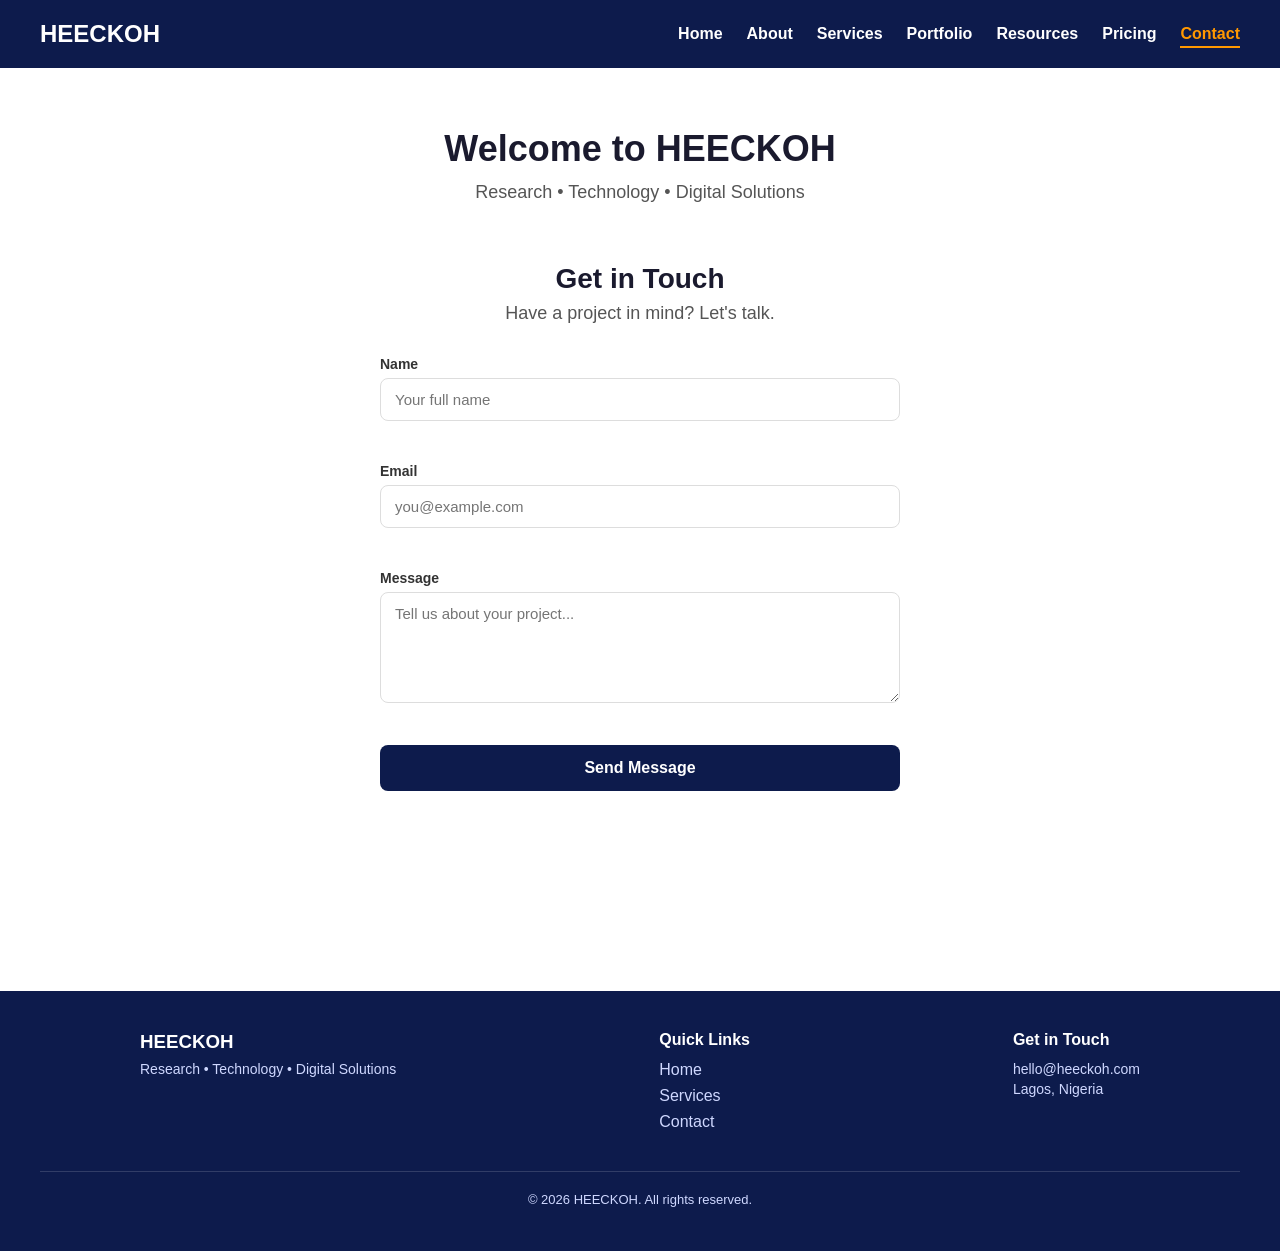
<file: index.html>
<body>

  <head>
    <meta charset="UTF-8">
    <meta name="viewport" content="width=device-width, initial-scale=1.0">
    <title>HEECKOH | Research • Technology • Digital Solutions </title>
    <meta name="description"
      content="HEECKOH offers research, technology, and design services — from academic projects to full digital products, in Lagos, Nigeria.">
    <link rel="shortcut icon" href="/favicon_io/favicon.ico" type="image/x-icon">
    <link rel="stylesheet" href="style.css">
  </head>

  <body>
    <header>
      <h2>HEECKOH</h2>
      <button class="menu-toggle" id="menuToggle">☰</button>
      <nav id="navMenu">
        <ul>
          <li><a href="#home" data-nav="home">Home</a></li>
          <li><a href="about.html">About</a></li>
          <li><a href="services.html">Services</a></li>
          <li><a href="portfolio.html">Portfolio</a></li>
         <li><a href="blog.html">Resources</a></li>
        <li><a href="pricing.html">Pricing</a></li>
          <li><a href="#contact" data-nav="contact">Contact</a></li>
        </ul>
      </nav>
    </header>

    <main>
      <h1>Welcome to HEECKOH</h1>
      <p>Research • Technology • Digital Solutions</p>
      
      <!-- Contact -->
      <section class="contact reveal" id="contact">
        <h2>Get in Touch</h2>
        <p>Have a project in mind? Let's talk.</p>
        <form class="contact-form" id="contactForm" action="https://formspree.io/f/myegzpjr" method="POST" novalidate>
          <!-- <input type="hidden" name="_redirect" value="https://https://sweet-medovik-40b55c.netlify.app/thank-you.html"> -->
          <div class="form-group">
            <label for="name">Name</label>
            <input type="text" id="name" name="name" placeholder="Your full name">
            <span class="error-message" id="nameError"></span>
          </div>

          <div class="form-group">
            <label for="email">Email</label>
            <input type="email" id="email" name="email" placeholder="you@example.com">
            <span class="error-message" id="emailError"></span>
          </div>

          <div class="form-group">
            <label for="message">Message</label>
            <textarea id="message" name="message" rows="5" placeholder="Tell us about your project..."></textarea>
            <span class="error-message" id="messageError"></span>
          </div>

          <button type="submit" class="submit-btn">Send Message</button>
          <p class="form-success" id="formSuccess"></p>
        </form>
      </section>
    </main>
    <footer>
      <div class="footer-content">
        <div>
          <h3>HEECKOH</h3>
          <p>Research • Technology • Digital Solutions</p>
        </div>

        <div>
          <h4>Quick Links</h4>
          <ul>
            <li><a href="#home">Home</a></li>
            <li><a href="#services">Services</a></li>
            <li><a href="#contact">Contact</a></li>
          </ul>
        </div>

        <div>
          <h4>Get in Touch</h4>
          <p>hello@heeckoh.com</p>
          <p>Lagos, Nigeria</p>
        </div>
      </div>

      <p class="copyright">&copy; 2026 HEECKOH. All rights reserved.</p>
    </footer>
    <button id="backToTop" class="back-to-top" aria-label="Back to top">↑</button>
    <script src="script.js"></script>
  </body>
</file>
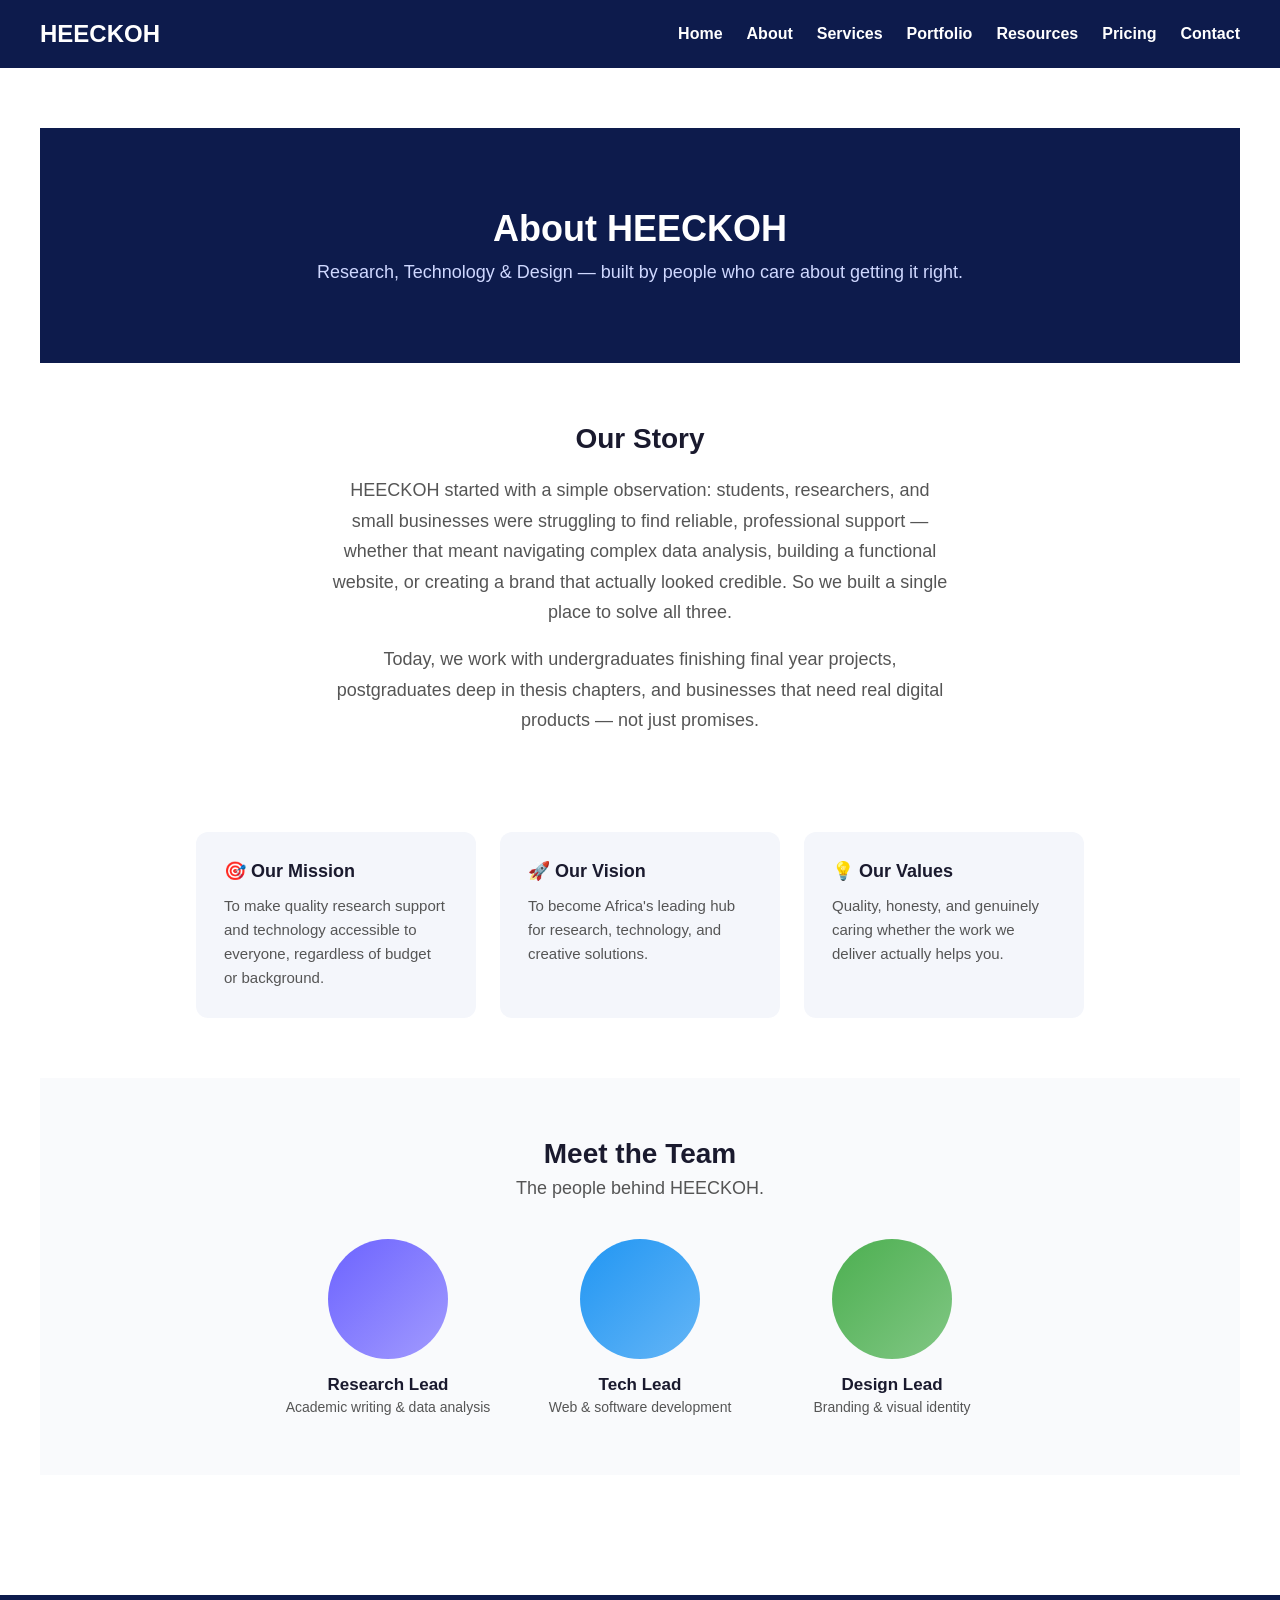
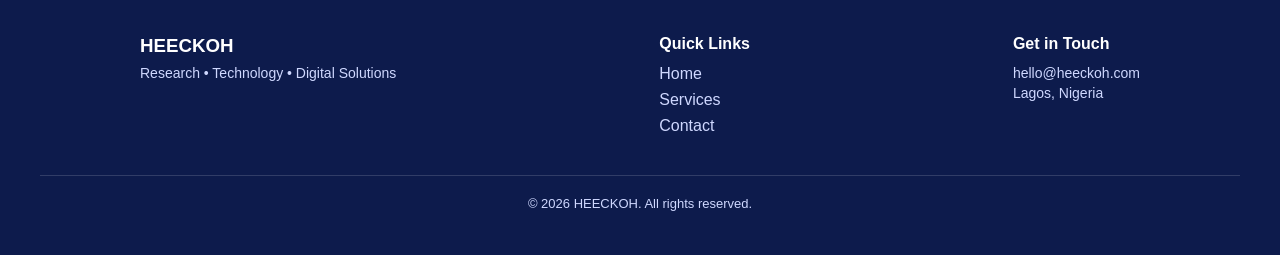
<file: about.html>
<!DOCTYPE html>
<html lang="en">

<head>
    <meta charset="UTF-8">
    <meta name="viewport" content="width=device-width, initial-scale=1.0">
    <title>About Us - HEECKOH | Our Story & Mission</title>
    <meta name="description"
        content="Learn about HEECKOH's story, mission, vision, and the team behind our research, technology, and design services.">
    <link rel="icon" type="image/x-icon" href="favicon_io/favicon.ico">
    <link rel="stylesheet" href="style.css">
</head>

<body>

    <header>
        <h2>HEECKOH</h2>
        <button class="menu-toggle" id="menuToggle">☰</button>
        <nav id="navMenu">
            <ul>
                <li><a href="index.html#home">Home</a></li>
                <li><a href="about.html">About</a></li>
                <li><a href="services.html">Services</a></li>
                <li><a href="portfolio.html">Portfolio</a></li>
                <li><a href="blog.html">Resources</a></li>
                <li><a href="pricing.html">Pricing</a></li>
                <li><a href="index.html#contact">Contact</a></li>
            </ul>
        </nav>
    </header>

    <main>
        <section class="page-hero">
            <h1>About HEECKOH</h1>
            <p>Research, Technology & Design — built by people who care about getting it right.</p>
        </section>

        <section class="story">
            <h2>Our Story</h2>
            <p>
                HEECKOH started with a simple observation: students, researchers, and small businesses
                were struggling to find reliable, professional support — whether that meant navigating
                complex data analysis, building a functional website, or creating a brand that actually
                looked credible. So we built a single place to solve all three.
            </p>
            <p>
                Today, we work with undergraduates finishing final year projects, postgraduates deep in
                thesis chapters, and businesses that need real digital products — not just promises.
            </p>
        </section>

        <section class="mission-vision">
            <div class="mv-card">
                <h3>🎯 Our Mission</h3>
                <p>To make quality research support and technology accessible to everyone, regardless of budget or
                    background.</p>
            </div>
            <div class="mv-card">
                <h3>🚀 Our Vision</h3>
                <p>To become Africa's leading hub for research, technology, and creative solutions.</p>
            </div>
            <div class="mv-card">
                <h3>💡 Our Values</h3>
                <p>Quality, honesty, and genuinely caring whether the work we deliver actually helps you.</p>
            </div>
        </section>

        <section class="team">
            <h2>Meet the Team</h2>
            <p>The people behind HEECKOH.</p>
            <div class="team-grid">
                <div class="team-member">
                    <div class="team-avatar research-bg"></div>
                    <h4>Research Lead</h4>
                    <p>Academic writing & data analysis</p>
                </div>
                <div class="team-member">
                    <div class="team-avatar tech-bg"></div>
                    <h4>Tech Lead</h4>
                    <p>Web & software development</p>
                </div>
                <div class="team-member">
                    <div class="team-avatar design-bg"></div>
                    <h4>Design Lead</h4>
                    <p>Branding & visual identity</p>
                </div>
            </div>
        </section>
    </main>

    <footer>
        <div class="footer-content">
            <div>
                <h3>HEECKOH</h3>
                <p>Research • Technology • Digital Solutions</p>
            </div>
            <div>
                <h4>Quick Links</h4>
                <ul>
                    <li><a href="index.html#home">Home</a></li>
                    <li><a href="index.html#services">Services</a></li>
                    <li><a href="index.html#contact">Contact</a></li>
                </ul>
            </div>
            <div>
                <h4>Get in Touch</h4>
                <p>hello@heeckoh.com</p>
                <p>Lagos, Nigeria</p>
            </div>
        </div>
        <p class="copyright">&copy; 2026 HEECKOH. All rights reserved.</p>
    </footer>

    <button id="backToTop" class="back-to-top" aria-label="Back to top">↑</button>

    <script src="script.js"></script>
</body>

</html>
</file>
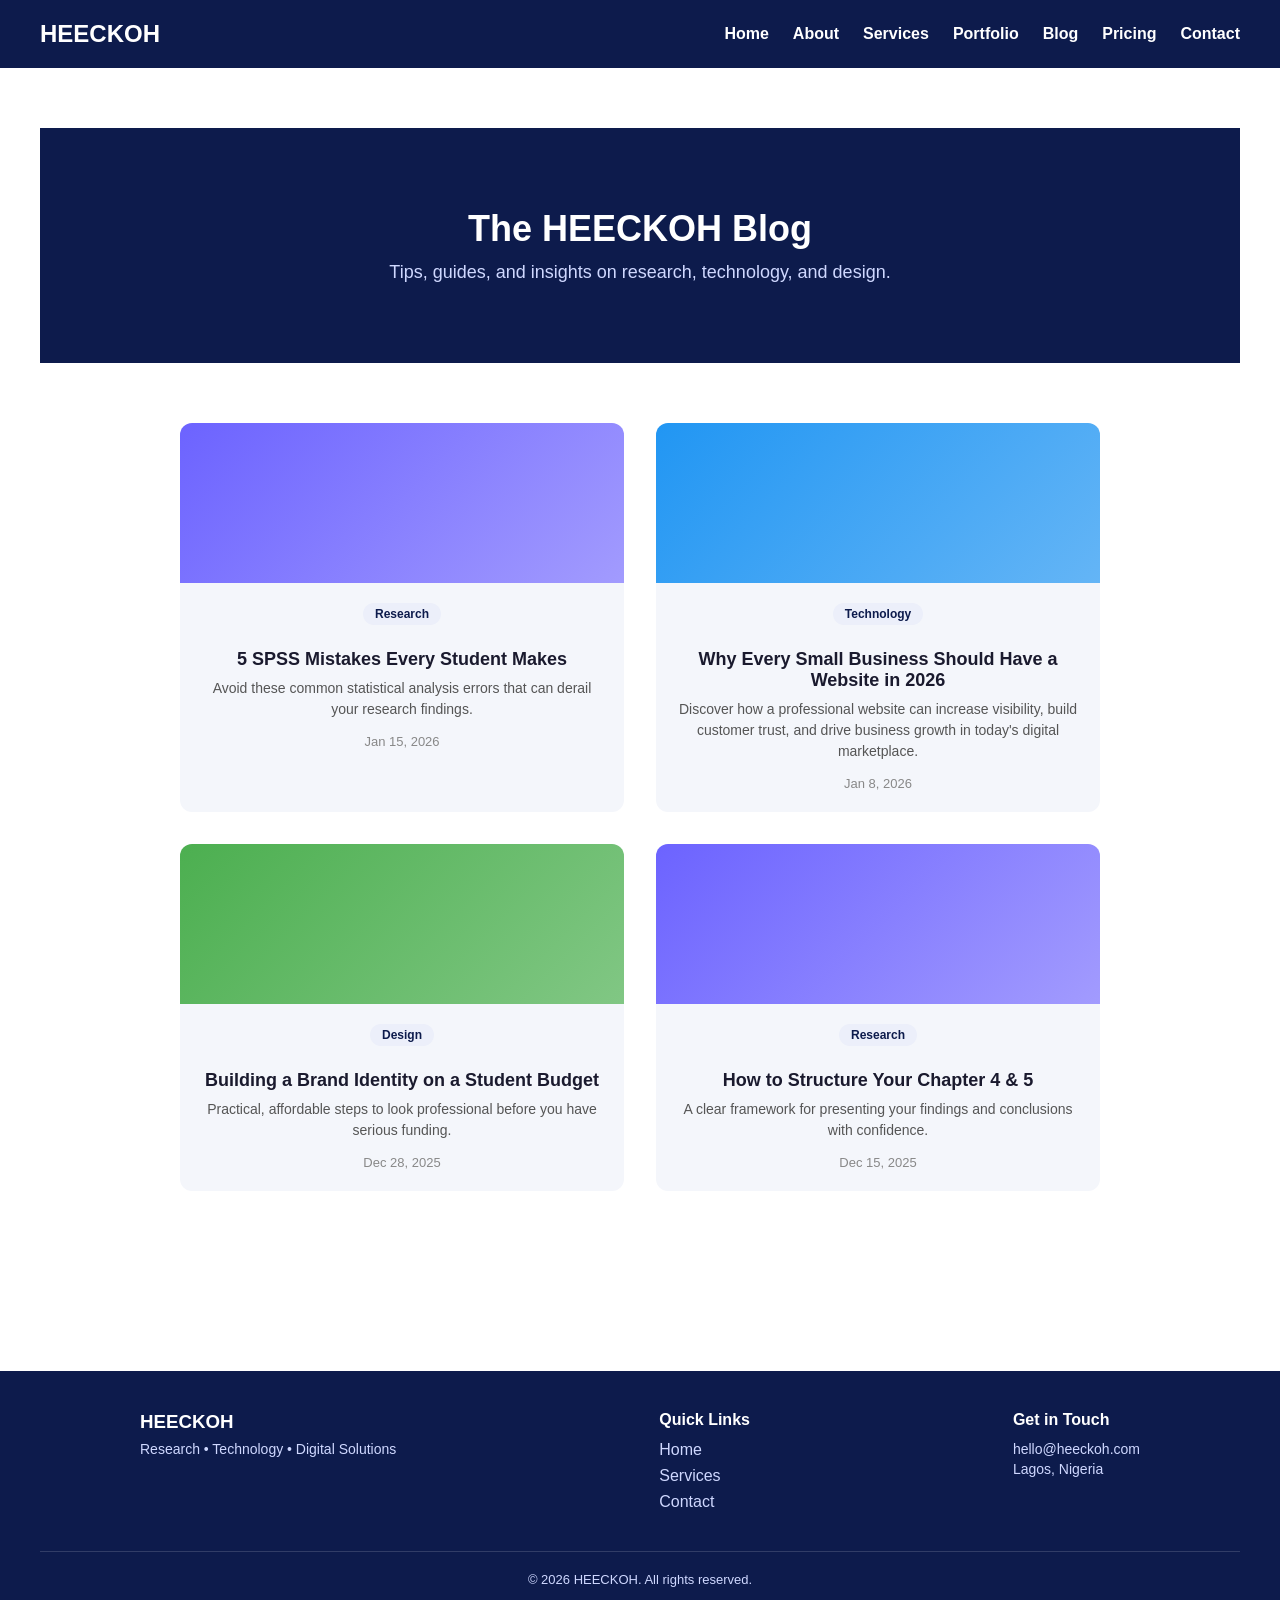
<file: blog.html>
<!DOCTYPE html>
<html lang="en">
<head>
  <meta charset="UTF-8">
  <meta name="viewport" content="width=device-width, initial-scale=1.0">
  <title>Blog - HEECKOH | Tips, Guides & Insights</title>
  <meta name="description" content="Read HEECKOH's blog for research tips, technology guides, and design insights.">
  <link rel="icon" type="image/x-icon" href="favicon_io/favicon.ico">
  <link rel="stylesheet" href="style.css">
</head>
<body>

  <header>
    <h2>HEECKOH</h2>
    <button class="menu-toggle" id="menuToggle">☰</button>
    <nav id="navMenu">
      <ul>
        <li><a href="index.html#home">Home</a></li>
        <li><a href="about.html">About</a></li>
        <li><a href="services.html">Services</a></li>
        <li><a href="portfolio.html">Portfolio</a></li>
        <li><a href="blog.html">Blog</a></li>
        <li><a href="pricing.html">Pricing</a></li>
        <li><a href="index.html#contact">Contact</a></li>
      </ul>
    </nav>
  </header>

  <main>
    <section class="page-hero">
      <h1>The HEECKOH Blog</h1>
      <p>Tips, guides, and insights on research, technology, and design.</p>
    </section>

    <section class="blog-grid">
      <a href="post-spss-mistakes.html" class="blog-card">
        <div class="blog-image research-bg"></div>
        <div class="blog-card-content">
          <span class="case-tag">Research</span>
          <h3>5 SPSS Mistakes Every Student Makes</h3>
          <p>Avoid these common statistical analysis errors that can derail your research findings.</p>
          <span class="blog-date">Jan 15, 2026</span>
        </div>
      </a>

   <a href="/post-website-2026.html" class="blog-card">
  <div class="blog-image tech-bg"></div>
  <div class="blog-card-content">
    <span class="case-tag">Technology</span>
    <h3>Why Every Small Business Should Have a Website in 2026</h3>
    <p>Discover how a professional website can increase visibility, build customer trust, and drive business growth in today's digital marketplace.</p>
    <span class="blog-date">Jan 8, 2026</span>
  </div>
</a>

      <a href="#" class="blog-card">
        <div class="blog-image design-bg"></div>
        <div class="blog-card-content">
          <span class="case-tag">Design</span>
          <h3>Building a Brand Identity on a Student Budget</h3>
          <p>Practical, affordable steps to look professional before you have serious funding.</p>
          <span class="blog-date">Dec 28, 2025</span>
        </div>
      </a>

      <a href="#" class="blog-card">
        <div class="blog-image research-bg"></div>
        <div class="blog-card-content">
          <span class="case-tag">Research</span>
          <h3>How to Structure Your Chapter 4 & 5</h3>
          <p>A clear framework for presenting your findings and conclusions with confidence.</p>
          <span class="blog-date">Dec 15, 2025</span>
        </div>
      </a>
    </section>
  </main>

  <footer>
    <div class="footer-content">
      <div>
        <h3>HEECKOH</h3>
        <p>Research • Technology • Digital Solutions</p>
      </div>
      <div>
        <h4>Quick Links</h4>
        <ul>
          <li><a href="index.html#home">Home</a></li>
          <li><a href="services.html">Services</a></li>
          <li><a href="index.html#contact">Contact</a></li>
        </ul>
      </div>
      <div>
        <h4>Get in Touch</h4>
        <p>hello@heeckoh.com</p>
        <p>Lagos, Nigeria</p>
      </div>
    </div>
    <p class="copyright">&copy; 2026 HEECKOH. All rights reserved.</p>
  </footer>

  <button id="backToTop" class="back-to-top" aria-label="Back to top">↑</button>

  <script src="script.js"></script>
</body>
</html>
</file>
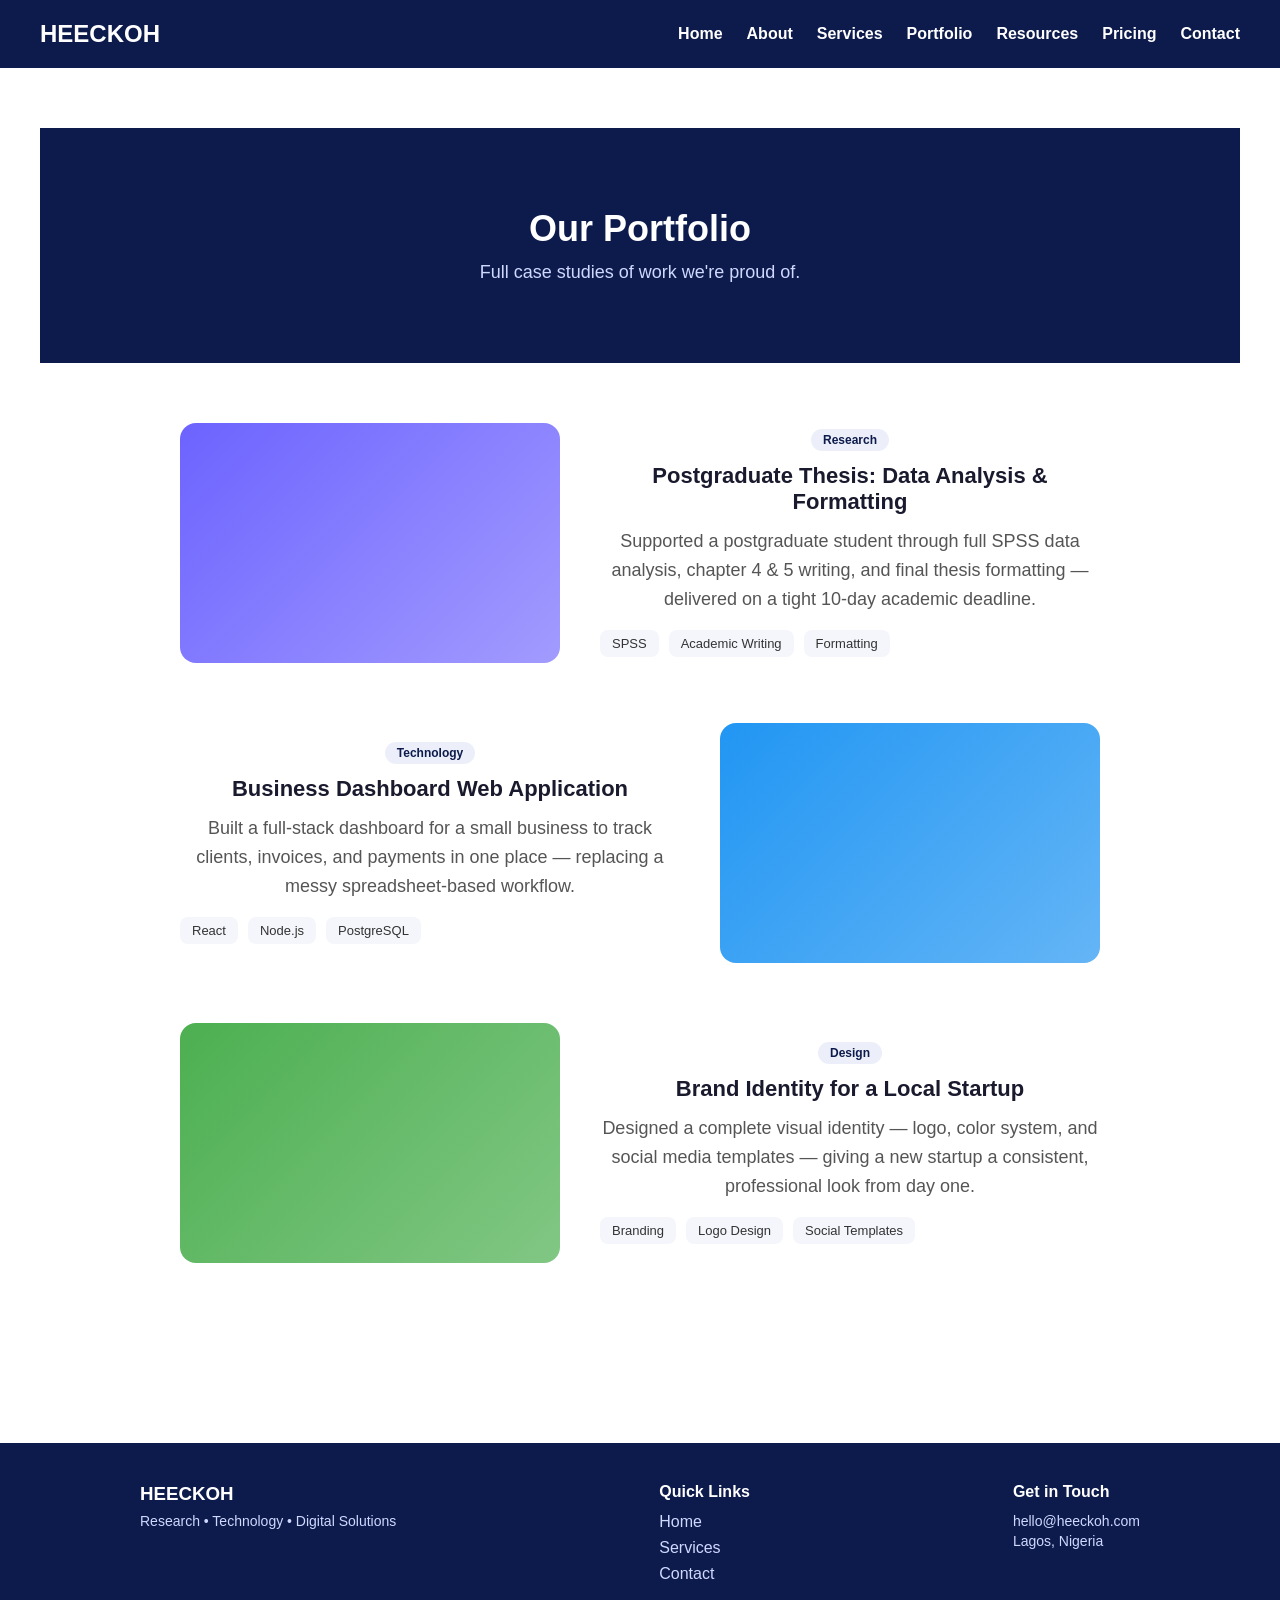
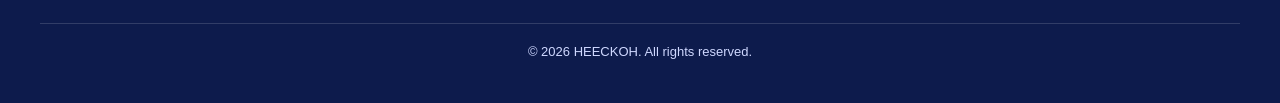
<file: portfolio.html>
<!DOCTYPE html>
<html lang="en">

<head>
  <meta charset="UTF-8">
  <meta name="viewport" content="width=device-width, initial-scale=1.0">
  <title>Portfolio - HEECKOH | Research, Technology & Design Work</title>
  <meta name="description" content="Explore HEECKOH's portfolio of research, technology, and design case studies.">
  <link rel="shortcut icon" href="/favicon_io/favicon.ico" type="image/x-icon">
  <link rel="stylesheet" href="style.css">
</head>

<body>

  <header>
    <h2>HEECKOH</h2>
    <button class="menu-toggle" id="menuToggle">☰</button>
    <nav id="navMenu">
      <ul>
        <li><a href="index.html#home">Home</a></li>
        <li><a href="about.html">About</a></li>
        <li><a href="services.html">Services</a></li>
        <li><a href="portfolio.html">Portfolio</a></li>
    <li><a href="blog.html">Resources</a></li>
      <li><a href="pricing.html">Pricing</a></li>
        <li><a href="index.html#contact">Contact</a></li>
      </ul>
    </nav>
  </header>

  <main>
    <section class="page-hero">
      <h1>Our Portfolio</h1>
      <p>Full case studies of work we're proud of.</p>
    </section>
    <section class="case-studies">
      <div class="case-study">
        <div class="case-image research-bg"></div>
        <div class="case-content">
          <span class="case-tag">Research</span>
          <h3>Postgraduate Thesis: Data Analysis & Formatting</h3>
          <p>
            Supported a postgraduate student through full SPSS data analysis, chapter 4 & 5
            writing, and final thesis formatting — delivered on a tight 10-day academic deadline.
          </p>
          <ul class="case-tags">
            <li>SPSS</li>
            <li>Academic Writing</li>
            <li>Formatting</li>
          </ul>
        </div>
      </div>

      <div class="case-study reverse">
        <div class="case-image tech-bg"></div>
        <div class="case-content">
          <span class="case-tag">Technology</span>
          <h3>Business Dashboard Web Application</h3>
          <p>
            Built a full-stack dashboard for a small business to track clients, invoices,
            and payments in one place — replacing a messy spreadsheet-based workflow.
          </p>
          <ul class="case-tags">
            <li>React</li>
            <li>Node.js</li>
            <li>PostgreSQL</li>
          </ul>
        </div>
      </div>

      <div class="case-study">
        <div class="case-image design-bg"></div>
        <div class="case-content">
          <span class="case-tag">Design</span>
          <h3>Brand Identity for a Local Startup</h3>
          <p>
            Designed a complete visual identity — logo, color system, and social media
            templates — giving a new startup a consistent, professional look from day one.
          </p>
          <ul class="case-tags">
            <li>Branding</li>
            <li>Logo Design</li>
            <li>Social Templates</li>
          </ul>
        </div>
      </div>
    </section>
  </main>

  <footer>
    <div class="footer-content">
      <div>
        <h3>HEECKOH</h3>
        <p>Research • Technology • Digital Solutions</p>
      </div>
      <div>
        <h4>Quick Links</h4>
        <ul>
          <li><a href="index.html#home">Home</a></li>
          <li><a href="index.html#services">Services</a></li>
          <li><a href="index.html#contact">Contact</a></li>
        </ul>
      </div>
      <div>
        <h4>Get in Touch</h4>
        <p>hello@heeckoh.com</p>
        <p>Lagos, Nigeria</p>
      </div>
    </div>
    <p class="copyright">&copy; 2026 HEECKOH. All rights reserved.</p>
  </footer>
  <button id="backToTop" class="back-to-top" aria-label="Back to top">↑</button>
  <script src="script.js"></script>

</body>

</html>
</file>
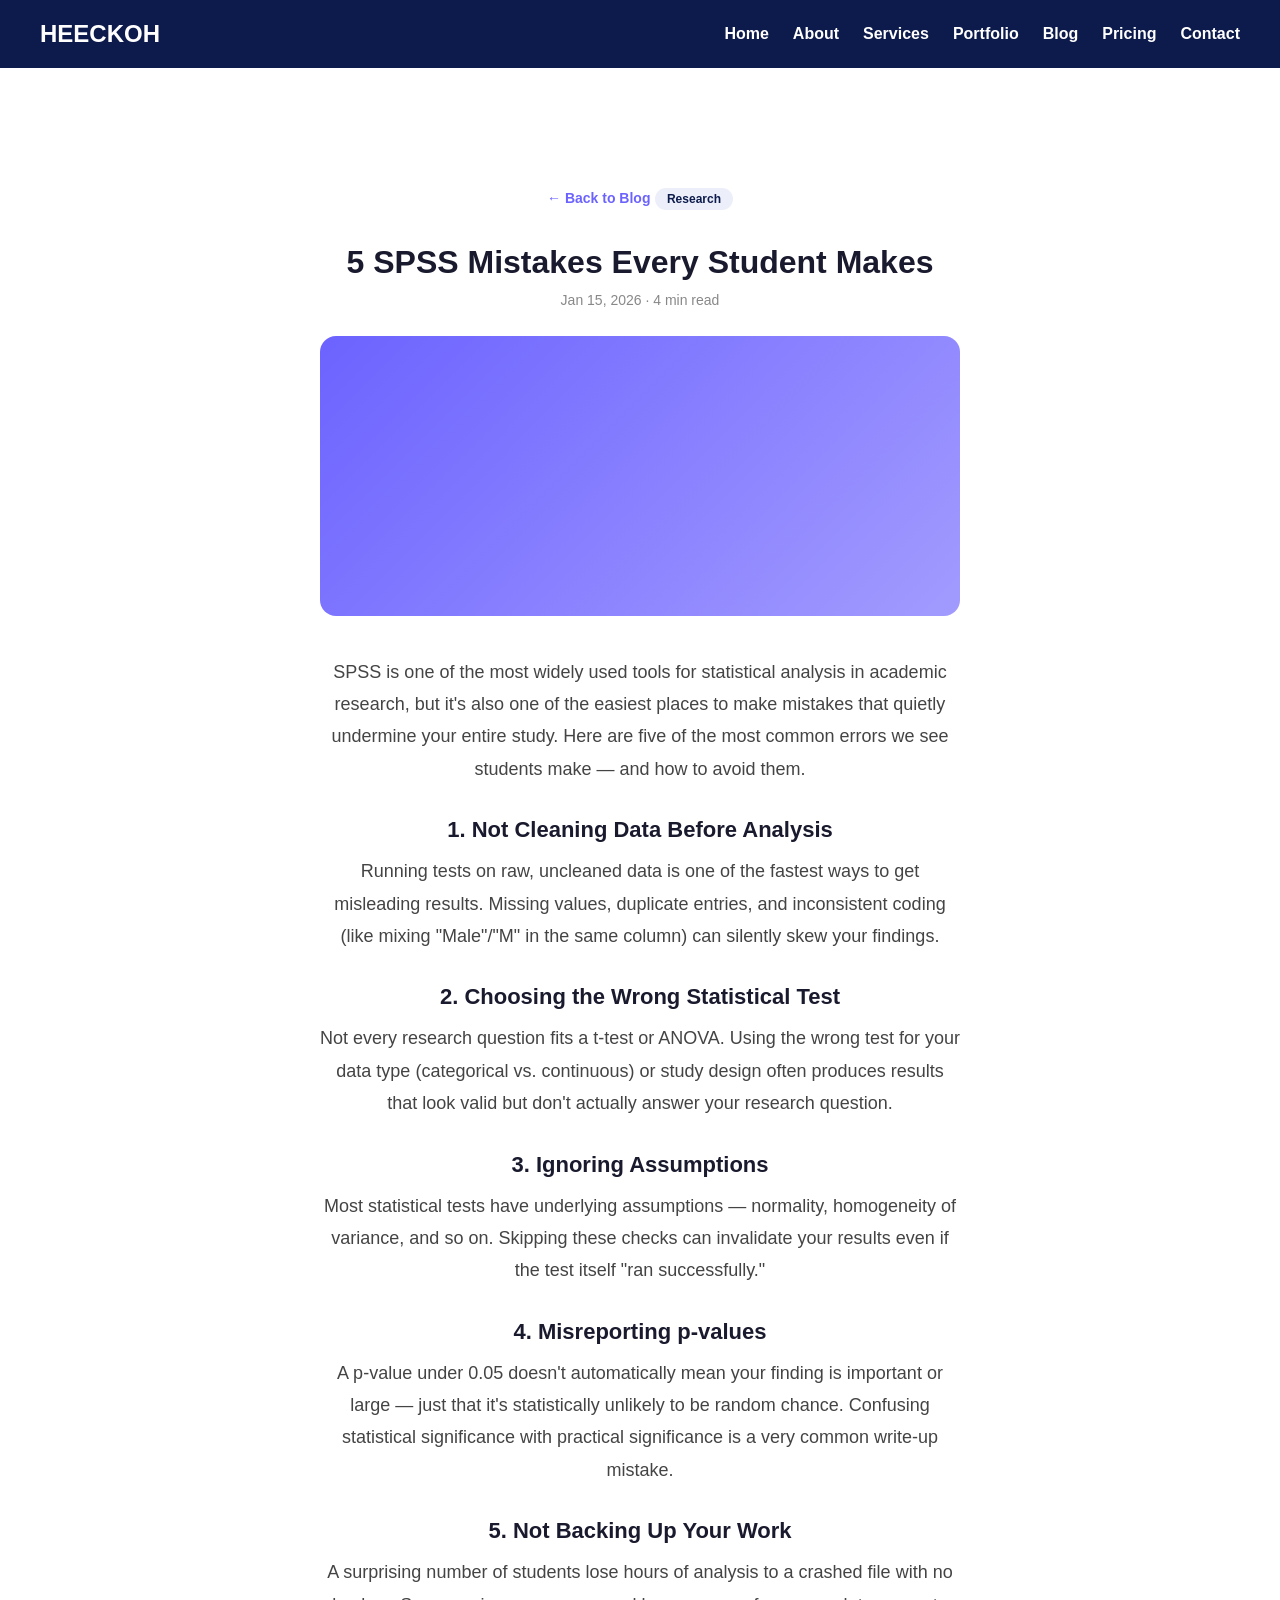
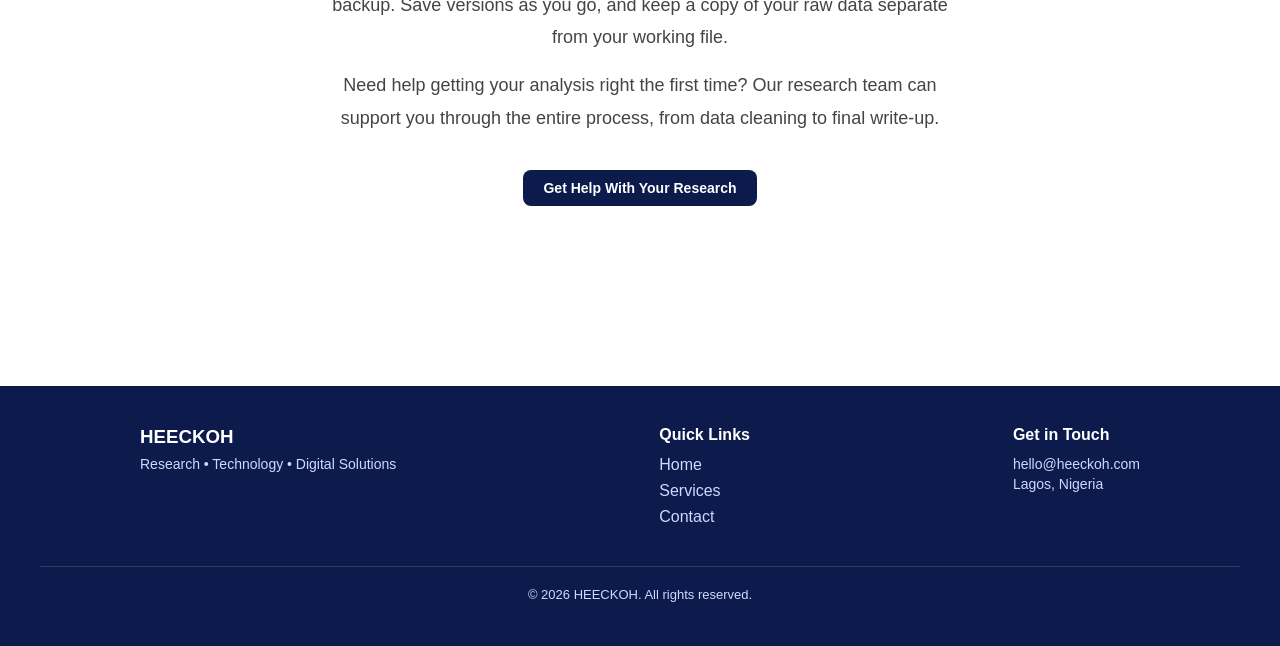
<file: post-spss-mistakes.html>
<!DOCTYPE html>
<html lang="en">
<head>
  <meta charset="UTF-8">
  <meta name="viewport" content="width=device-width, initial-scale=1.0">
  <title>5 SPSS Mistakes Every Student Makes - HEECKOH Blog</title>
  <meta name="description" content="Avoid these common SPSS statistical analysis errors that can derail your research findings.">
  <link rel="icon" type="image/x-icon" href="favicon_io/favicon.ico">
  <link rel="stylesheet" href="style.css">
</head>
<body>

  <header>
    <h2>HEECKOH</h2>
    <button class="menu-toggle" id="menuToggle">☰</button>
    <nav id="navMenu">
      <ul>
        <li><a href="index.html#home">Home</a></li>
        <li><a href="about.html">About</a></li>
        <li><a href="services.html">Services</a></li>
        <li><a href="portfolio.html">Portfolio</a></li>
        <li><a href="blog.html">Blog</a></li>
        <li><a href="pricing.html">Pricing</a></li>
        <li><a href="index.html#contact">Contact</a></li>
      </ul>
    </nav>
  </header>

  <main>
    <article class="blog-post">
      <a href="blog.html" class="back-link">← Back to Blog</a>

      <span class="case-tag">Research</span>
      <h1>5 SPSS Mistakes Every Student Makes</h1>
      <p class="post-meta">Jan 15, 2026 · 4 min read</p>

      <div class="post-hero-image research-bg"></div>

      <div class="post-content">
        <p>
          SPSS is one of the most widely used tools for statistical analysis in academic research, 
          but it's also one of the easiest places to make mistakes that quietly undermine your 
          entire study. Here are five of the most common errors we see students make — and how 
          to avoid them.
        </p>

        <h2>1. Not Cleaning Data Before Analysis</h2>
        <p>
          Running tests on raw, uncleaned data is one of the fastest ways to get misleading results. 
          Missing values, duplicate entries, and inconsistent coding (like mixing "Male"/"M" in the 
          same column) can silently skew your findings.
        </p>

        <h2>2. Choosing the Wrong Statistical Test</h2>
        <p>
          Not every research question fits a t-test or ANOVA. Using the wrong test for your data 
          type (categorical vs. continuous) or study design often produces results that look valid 
          but don't actually answer your research question.
        </p>

        <h2>3. Ignoring Assumptions</h2>
        <p>
          Most statistical tests have underlying assumptions — normality, homogeneity of variance, 
          and so on. Skipping these checks can invalidate your results even if the test itself 
          "ran successfully."
        </p>

        <h2>4. Misreporting p-values</h2>
        <p>
          A p-value under 0.05 doesn't automatically mean your finding is important or large — 
          just that it's statistically unlikely to be random chance. Confusing statistical 
          significance with practical significance is a very common write-up mistake.
        </p>

        <h2>5. Not Backing Up Your Work</h2>
        <p>
          A surprising number of students lose hours of analysis to a crashed file with no backup. 
          Save versions as you go, and keep a copy of your raw data separate from your working file.
        </p>

        <p>
          Need help getting your analysis right the first time? Our research team can support you 
          through the entire process, from data cleaning to final write-up.
        </p>
      </div>

      <a href="index.html#contact" class="pricing-btn">Get Help With Your Research</a>
    </article>
  </main>

  <footer>
    <div class="footer-content">
      <div>
        <h3>HEECKOH</h3>
        <p>Research • Technology • Digital Solutions</p>
      </div>
      <div>
        <h4>Quick Links</h4>
        <ul>
          <li><a href="index.html#home">Home</a></li>
          <li><a href="services.html">Services</a></li>
          <li><a href="index.html#contact">Contact</a></li>
        </ul>
      </div>
      <div>
        <h4>Get in Touch</h4>
        <p>hello@heeckoh.com</p>
        <p>Lagos, Nigeria</p>
      </div>
    </div>
    <p class="copyright">&copy; 2026 HEECKOH. All rights reserved.</p>
  </footer>

  <button id="backToTop" class="back-to-top" aria-label="Back to top">↑</button>

  <script src="script.js"></script>
</body>
</html>
</file>
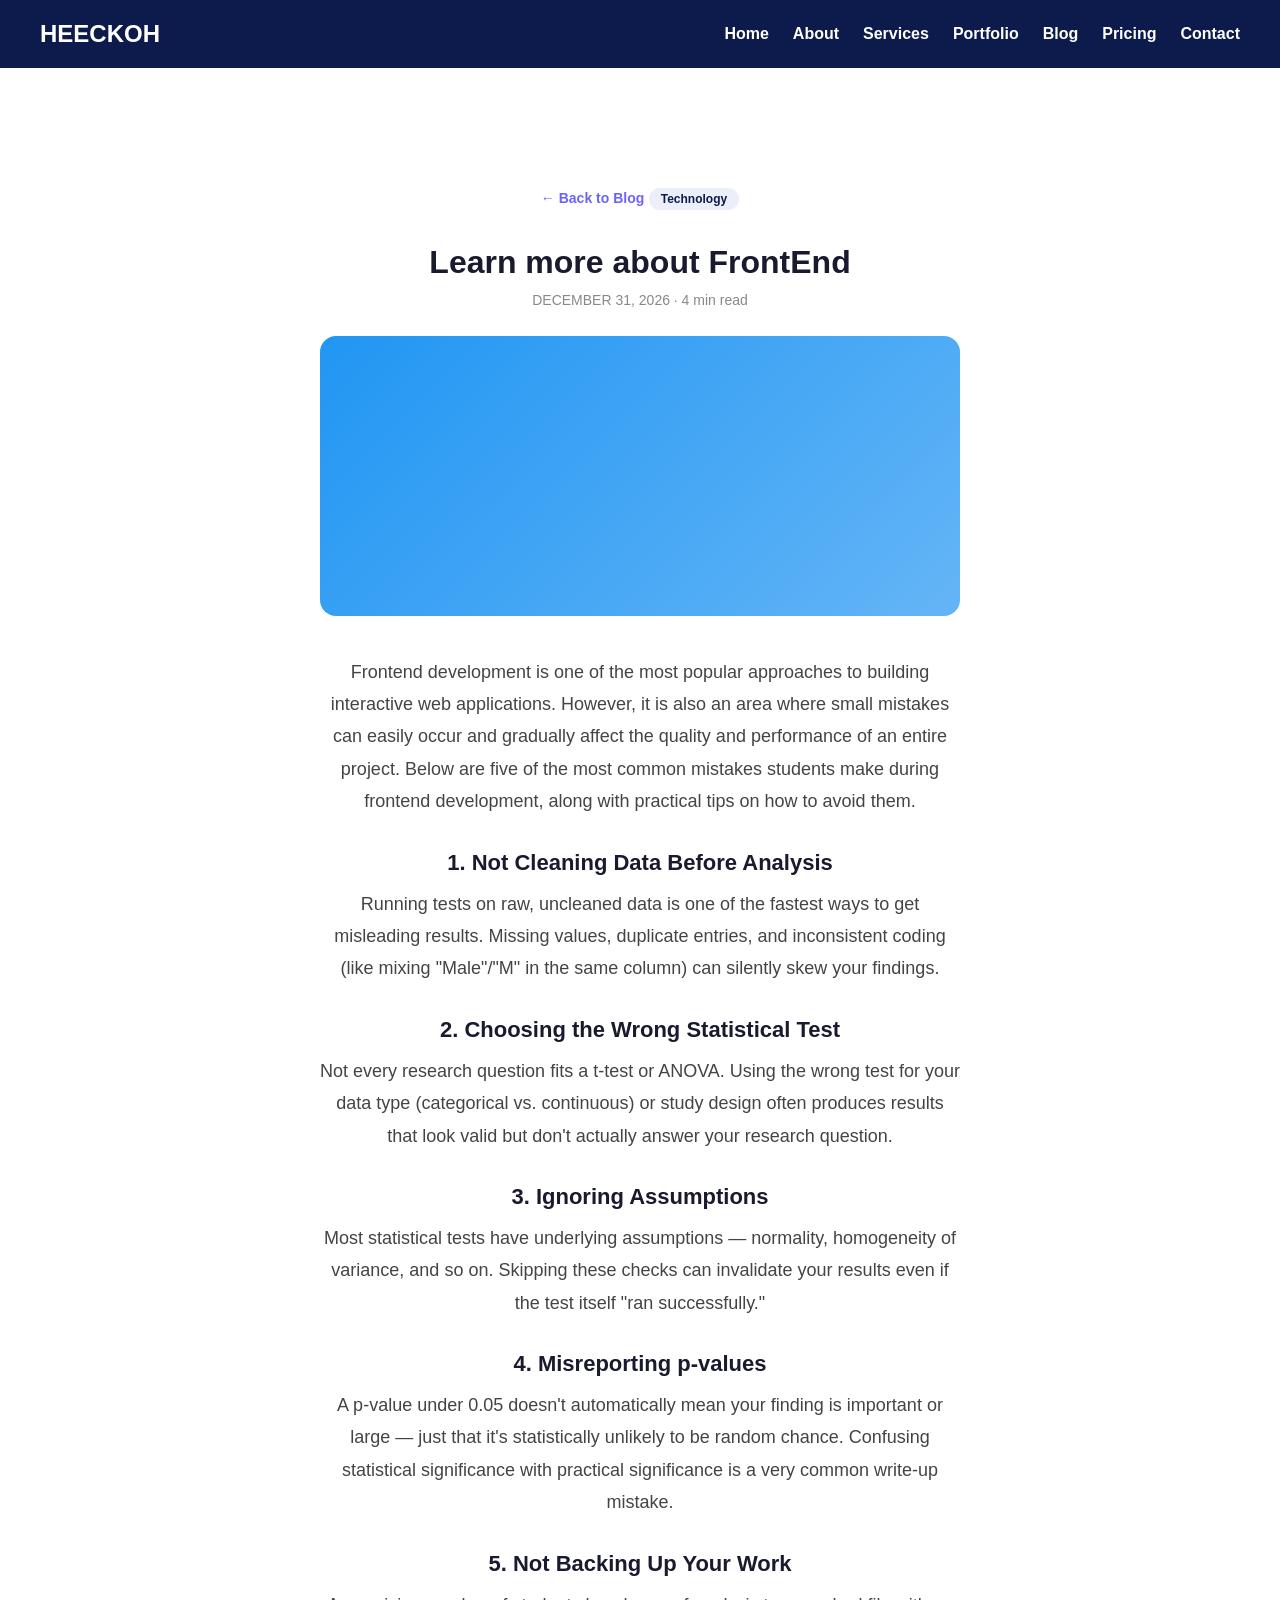
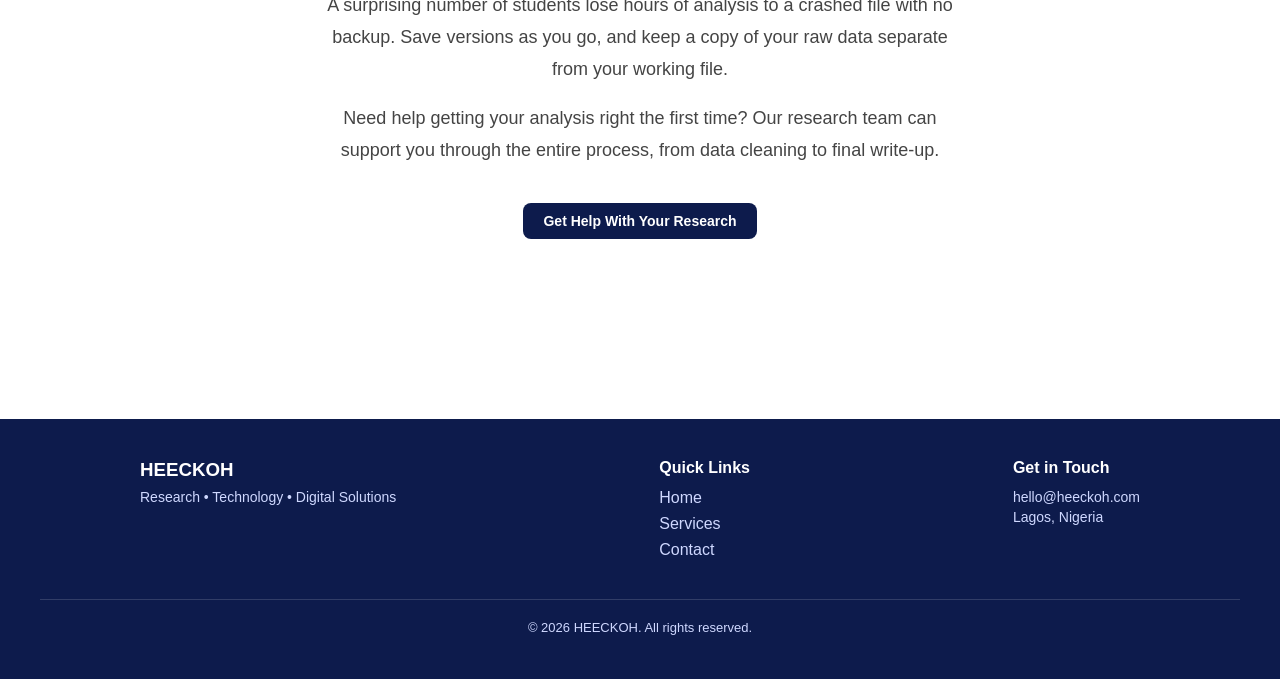
<file: post-website-2026.html>
<!DOCTYPE html>
<html lang="en">
<head>
  <meta charset="UTF-8">
  <meta name="viewport" content="width=device-width, initial-scale=1.0">
  <title> Learn more about Programming - HEECKOH Blog</title>
  <meta name="description" content="Learn more about coding.">
  <link rel="icon" type="image/x-icon" href="favicon_io/favicon.ico">
  <link rel="stylesheet" href="style.css">
</head>
<body>

  <header>
    <h2>HEECKOH</h2>
    <button class="menu-toggle" id="menuToggle">☰</button>
    <nav id="navMenu">
      <ul>
        <li><a href="index.html#home">Home</a></li>
        <li><a href="about.html">About</a></li>
        <li><a href="services.html">Services</a></li>
        <li><a href="portfolio.html">Portfolio</a></li>
        <li><a href="blog.html">Blog</a></li>
        <li><a href="pricing.html">Pricing</a></li>
        <li><a href="index.html#contact">Contact</a></li>
      </ul>
    </nav>
  </header>

  <main>
    <article class="blog-post">
      <a href="blog.html" class="back-link">← Back to Blog</a>

      <span class="case-tag">Technology</span>
      <h1>Learn more about FrontEnd</h1>
      <p class="post-meta">DECEMBER 31, 2026 · 4 min read</p>

      <div class="post-hero-image tech-bg"></div>

      <div class="post-content">
        <p>
        Frontend development is one of the most popular approaches to building interactive web applications. However, it is also an area where small mistakes can easily occur and gradually affect the quality and performance of an entire project. Below are five of the most common mistakes students make during frontend development, along with practical tips on how to avoid them.</p>

        <h2>1. Not Cleaning Data Before Analysis</h2>
        <p>
          Running tests on raw, uncleaned data is one of the fastest ways to get misleading results. 
          Missing values, duplicate entries, and inconsistent coding (like mixing "Male"/"M" in the 
          same column) can silently skew your findings.
        </p>

        <h2>2. Choosing the Wrong Statistical Test</h2>
        <p>
          Not every research question fits a t-test or ANOVA. Using the wrong test for your data 
          type (categorical vs. continuous) or study design often produces results that look valid 
          but don't actually answer your research question.
        </p>

        <h2>3. Ignoring Assumptions</h2>
        <p>
          Most statistical tests have underlying assumptions — normality, homogeneity of variance, 
          and so on. Skipping these checks can invalidate your results even if the test itself 
          "ran successfully."
        </p>

        <h2>4. Misreporting p-values</h2>
        <p>
          A p-value under 0.05 doesn't automatically mean your finding is important or large — 
          just that it's statistically unlikely to be random chance. Confusing statistical 
          significance with practical significance is a very common write-up mistake.
        </p>

        <h2>5. Not Backing Up Your Work</h2>
        <p>
          A surprising number of students lose hours of analysis to a crashed file with no backup. 
          Save versions as you go, and keep a copy of your raw data separate from your working file.
        </p>

        <p>
          Need help getting your analysis right the first time? Our research team can support you 
          through the entire process, from data cleaning to final write-up.
        </p>
      </div>

      <a href="index.html#contact" class="pricing-btn">Get Help With Your Research</a>
    </article>
  </main>

  <footer>
    <div class="footer-content">
      <div>
        <h3>HEECKOH</h3>
        <p>Research • Technology • Digital Solutions</p>
      </div>
      <div>
        <h4>Quick Links</h4>
        <ul>
          <li><a href="index.html#home">Home</a></li>
          <li><a href="services.html">Services</a></li>
          <li><a href="index.html#contact">Contact</a></li>
        </ul>
      </div>
      <div>
        <h4>Get in Touch</h4>
        <p>hello@heeckoh.com</p>
        <p>Lagos, Nigeria</p>
      </div>
    </div>
    <p class="copyright">&copy; 2026 HEECKOH. All rights reserved.</p>
  </footer>

  <button id="backToTop" class="back-to-top" aria-label="Back to top">↑</button>

  <script src="script.js"></script>
</body>
</html>
</file>
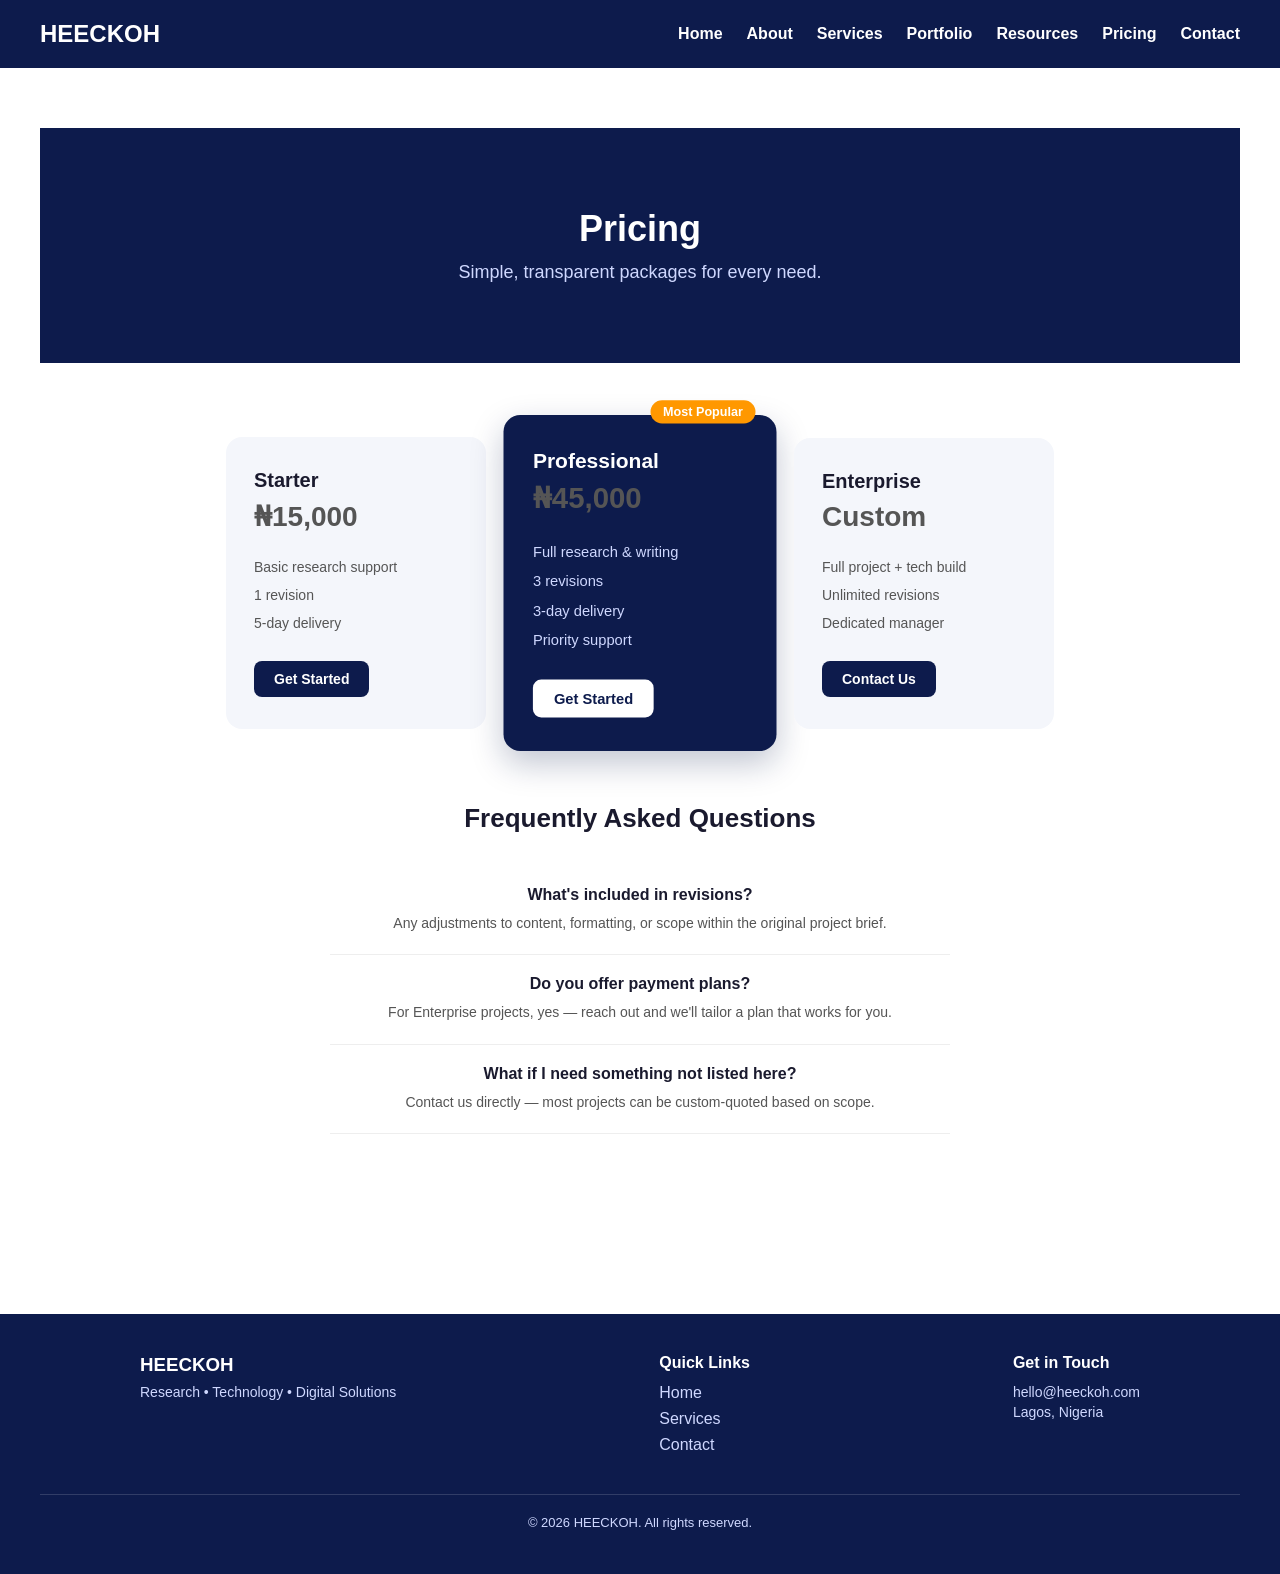
<file: pricing.html>
<!DOCTYPE html>
<html lang="en">
<head>
  <meta charset="UTF-8">
  <meta name="viewport" content="width=device-width, initial-scale=1.0">
  <title>Pricing - HEECKOH | Simple Packages for Every Need</title>
  <meta name="description" content="Explore HEECKOH's pricing packages for research, technology, and design services.">
  <link rel="icon" type="image/x-icon" href="favicon_io/favicon.ico">
  <link rel="stylesheet" href="style.css">
</head>
<body>

  <header>
    <h2>HEECKOH</h2>
    <button class="menu-toggle" id="menuToggle">☰</button>
    <nav id="navMenu">
      <ul>
        <li><a href="index.html#home">Home</a></li>
        <li><a href="about.html">About</a></li>
        <li><a href="services.html">Services</a></li>
        <li><a href="portfolio.html">Portfolio</a></li>
         <li><a href="blog.html">Resources</a></li>
        <li><a href="pricing.html">Pricing</a></li>
        <li><a href="index.html#contact">Contact</a></li>
      </ul>
    </nav>
  </header>

  <main>
    <section class="page-hero">
      <h1>Pricing</h1>
      <p>Simple, transparent packages for every need.</p>
    </section>

    <section class="pricing">
      <div class="pricing-grid">
        <div class="pricing-card">
          <h3>Starter</h3>
          <p class="price">₦15,000</p>
          <ul>
            <li>Basic research support</li>
            <li>1 revision</li>
            <li>5-day delivery</li>
          </ul>
          <a href="index.html#contact" class="pricing-btn">Get Started</a>
        </div>

        <div class="pricing-card featured">
          <p class="badge">Most Popular</p>
          <h3>Professional</h3>
          <p class="price">₦45,000</p>
          <ul>
            <li>Full research & writing</li>
            <li>3 revisions</li>
            <li>3-day delivery</li>
            <li>Priority support</li>
          </ul>
          <a href="index.html#contact" class="pricing-btn">Get Started</a>
        </div>

        <div class="pricing-card">
          <h3>Enterprise</h3>
          <p class="price">Custom</p>
          <ul>
            <li>Full project + tech build</li>
            <li>Unlimited revisions</li>
            <li>Dedicated manager</li>
          </ul>
          <a href="index.html#contact" class="pricing-btn">Contact Us</a>
        </div>
      </div>

      <div class="pricing-faq">
        <h2>Frequently Asked Questions</h2>
        <div class="faq-item">
          <h4>What's included in revisions?</h4>
          <p>Any adjustments to content, formatting, or scope within the original project brief.</p>
        </div>
        <div class="faq-item">
          <h4>Do you offer payment plans?</h4>
          <p>For Enterprise projects, yes — reach out and we'll tailor a plan that works for you.</p>
        </div>
        <div class="faq-item">
          <h4>What if I need something not listed here?</h4>
          <p>Contact us directly — most projects can be custom-quoted based on scope.</p>
        </div>
      </div>
    </section>
  </main>

  <footer>
    <div class="footer-content">
      <div>
        <h3>HEECKOH</h3>
        <p>Research • Technology • Digital Solutions</p>
      </div>
      <div>
        <h4>Quick Links</h4>
        <ul>
          <li><a href="index.html#home">Home</a></li>
          <li><a href="services.html">Services</a></li>
          <li><a href="index.html#contact">Contact</a></li>
        </ul>
      </div>
      <div>
        <h4>Get in Touch</h4>
        <p>hello@heeckoh.com</p>
        <p>Lagos, Nigeria</p>
      </div>
    </div>
    <p class="copyright">&copy; 2026 HEECKOH. All rights reserved.</p>
  </footer>

  <button id="backToTop" class="back-to-top" aria-label="Back to top">↑</button>

  <script src="script.js"></script>
</body>
</html>
</file>
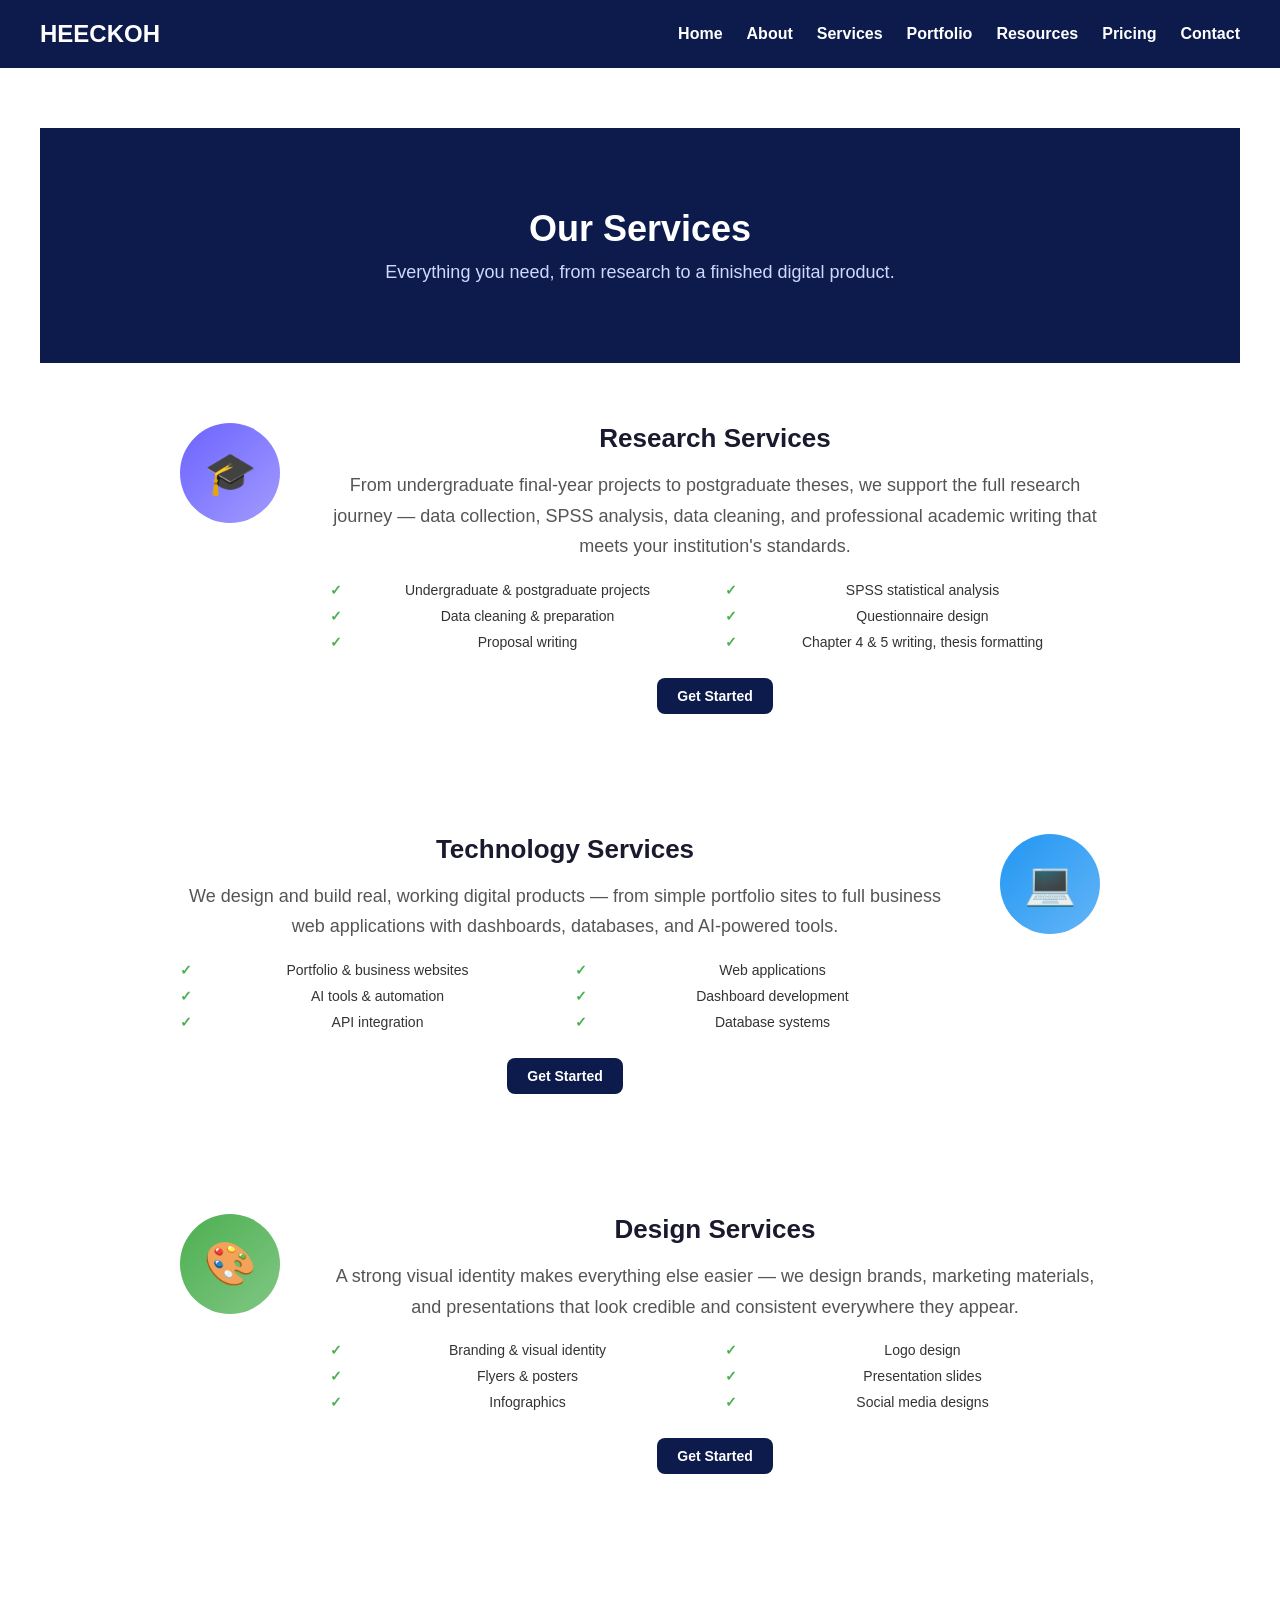
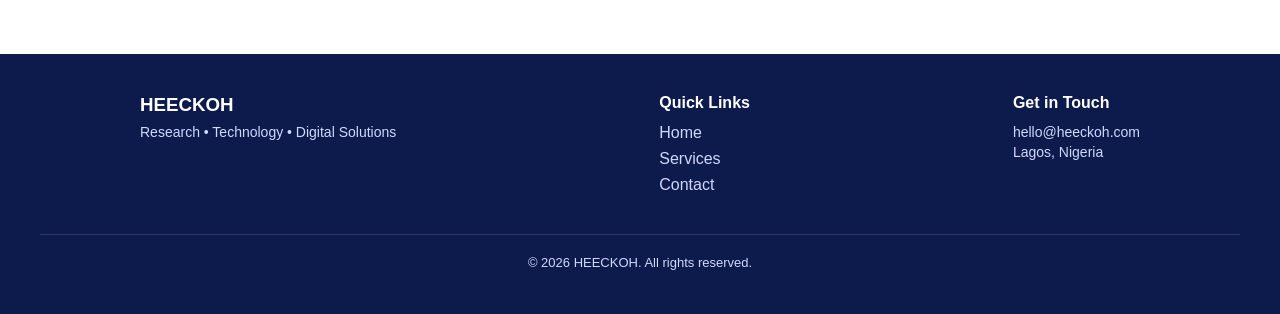
<file: services.html>
<!DOCTYPE html>
<html lang="en">
<head>
  <meta charset="UTF-8">
  <meta name="viewport" content="width=device-width, initial-scale=1.0">
  <title>Services - HEECKOH | Research, Technology & Design</title>
  <meta name="description" content="Explore HEECKOH's full range of research, technology, and design services for students, researchers, and businesses.">
  <link rel="icon" type="image/x-icon" href="favicon_io/favicon.ico">
  <link rel="stylesheet" href="style.css">
</head>
<body>

  <header>
    <h2>HEECKOH</h2>
    <button class="menu-toggle" id="menuToggle">☰</button>
    <nav id="navMenu">
      <ul>
        <li><a href="index.html#home">Home</a></li>
        <li><a href="about.html">About</a></li>
        <li><a href="services.html">Services</a></li>
        <li><a href="portfolio.html">Portfolio</a></li>
         <li><a href="blog.html">Resources</a></li>
     <li><a href="pricing.html">Pricing</a></li>
        <li><a href="index.html#contact">Contact</a></li>
      </ul>
    </nav>
  </header>

  <main>
    <section class="page-hero">
      <h1>Our Services</h1>
      <p>Everything you need, from research to a finished digital product.</p>
    </section>

    <section class="service-detail">
      <div class="service-icon research-bg">🎓</div>
      <div class="service-content">
        <h2>Research Services</h2>
        <p>
          From undergraduate final-year projects to postgraduate theses, we support the full 
          research journey — data collection, SPSS analysis, data cleaning, and professional 
          academic writing that meets your institution's standards.
        </p>
        <ul class="service-list">
          <li>Undergraduate & postgraduate projects</li>
          <li>SPSS statistical analysis</li>
          <li>Data cleaning & preparation</li>
          <li>Questionnaire design</li>
          <li>Proposal writing</li>
          <li>Chapter 4 & 5 writing, thesis formatting</li>
        </ul>
        <a href="index.html#contact" class="pricing-btn">Get Started</a>
      </div>
    </section>

    <section class="service-detail reverse">
      <div class="service-icon tech-bg">💻</div>
      <div class="service-content">
        <h2>Technology Services</h2>
        <p>
          We design and build real, working digital products — from simple portfolio sites 
          to full business web applications with dashboards, databases, and AI-powered tools.
        </p>
        <ul class="service-list">
          <li>Portfolio & business websites</li>
          <li>Web applications</li>
          <li>AI tools & automation</li>
          <li>Dashboard development</li>
          <li>API integration</li>
          <li>Database systems</li>
        </ul>
        <a href="index.html#contact" class="pricing-btn">Get Started</a>
      </div>
    </section>

    <section class="service-detail">
      <div class="service-icon design-bg">🎨</div>
      <div class="service-content">
        <h2>Design Services</h2>
        <p>
          A strong visual identity makes everything else easier — we design brands, marketing 
          materials, and presentations that look credible and consistent everywhere they appear.
        </p>
        <ul class="service-list">
          <li>Branding & visual identity</li>
          <li>Logo design</li>
          <li>Flyers & posters</li>
          <li>Presentation slides</li>
          <li>Infographics</li>
          <li>Social media designs</li>
        </ul>
        <a href="index.html#contact" class="pricing-btn">Get Started</a>
      </div>
    </section>
  </main>

  <footer>
    <div class="footer-content">
      <div>
        <h3>HEECKOH</h3>
        <p>Research • Technology • Digital Solutions</p>
      </div>
      <div>
        <h4>Quick Links</h4>
        <ul>
          <li><a href="index.html#home">Home</a></li>
          <li><a href="services.html">Services</a></li>
          <li><a href="index.html#contact">Contact</a></li>
        </ul>
      </div>
      <div>
        <h4>Get in Touch</h4>
        <p>hello@heeckoh.com</p>
        <p>Lagos, Nigeria</p>
      </div>
    </div>
    <p class="copyright">&copy; 2026 HEECKOH. All rights reserved.</p>
  </footer>

  <button id="backToTop" class="back-to-top" aria-label="Back to top">↑</button>

  <script src="script.js"></script>
</body>
</html>
</file>
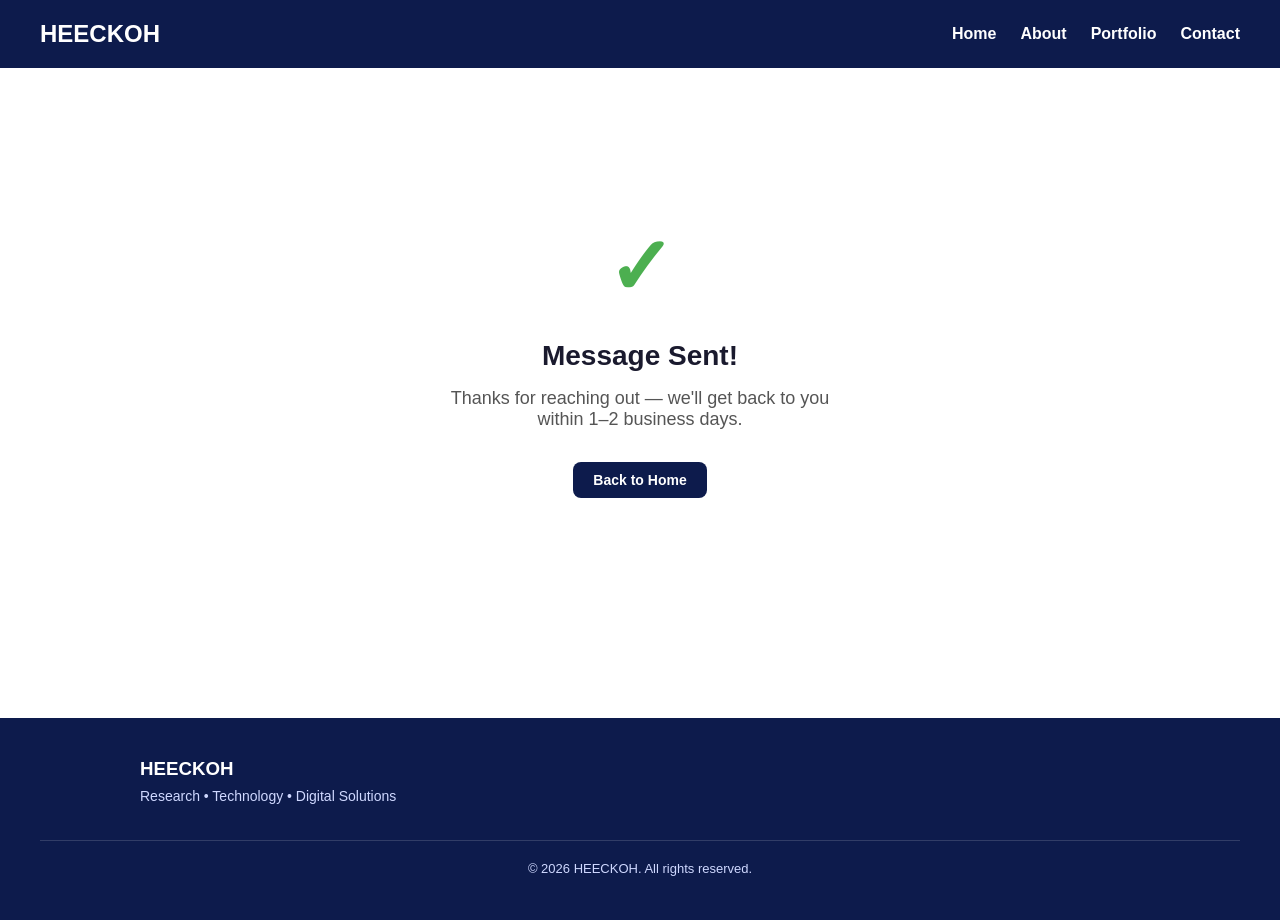
<file: thank-you.html>
<!DOCTYPE html>
<html lang="en">
<head>
  <meta charset="UTF-8">
  <meta name="viewport" content="width=device-width, initial-scale=1.0">
  <title>Thank You - HEECKOH</title>
  <link rel="icon" type="image/x-icon" href="favicon_io/favicon.ico">
  <link rel="stylesheet" href="style.css">
</head>
<body>

  <header>
    <h2>HEECKOH</h2>
    <button class="menu-toggle" id="menuToggle">☰</button>
    <nav id="navMenu">
      <ul>
        <li><a href="index.html#home">Home</a></li>
        <li><a href="about.html">About</a></li>
        <li><a href="portfolio.html">Portfolio</a></li>
        <li><a href="index.html#contact">Contact</a></li>
      </ul>
    </nav>
  </header>

  <main>
    <section class="not-found">
      <p class="error-code" style="color:#4caf50;">✓</p>
      <h1>Message Sent!</h1>
      <p>Thanks for reaching out — we'll get back to you within 1–2 business days.</p>
      <a href="index.html" class="pricing-btn">Back to Home</a>
    </section>
  </main>

  <footer>
    <div class="footer-content">
      <div>
        <h3>HEECKOH</h3>
        <p>Research • Technology • Digital Solutions</p>
      </div>
    </div>
    <p class="copyright">&copy; 2026 HEECKOH. All rights reserved.</p>
  </footer>

  <script src="script.js"></script>
</body>
</html>
</file>
<file: style.css>
/* Reset default browser spacing */
* {
  margin: 0;
  padding: 0;
  box-sizing: border-box;
}

body {
  opacity: 0;
  transition: opacity 0.6s ease;
}

body.loaded {
  opacity: 1;
}

header {
  transform: translateY(-20px);
  transition: transform 0.6s ease 0.1s;
}

body.loaded header {
  transform: translateY(0);
}

html {
  scroll-behavior: smooth;
}

body {
  font-family: Arial, Helvetica, sans-serif;
  color: #1a1a2e;
}

header {
  background-color: #0d1b4c;
  padding: 20px 40px;
  display: flex;
  justify-content: space-between;
  align-items: center;
}

header h2 {
  color: white;
  font-size: 24px;
}

nav ul {
  list-style: none;
  display: flex;
  gap: 24px;
}

nav a {
  color: white;
  text-decoration: none;
  font-weight: bold;
}

nav a:hover {
  color: #ff9800;
}

main {
  padding: 60px 40px;
  text-align: center;
}

main h1 {
  font-size: 36px;
  margin-bottom: 12px;
}

main p {
  font-size: 18px;
  color: #555;
}

.services {
  display: flex;
  gap: 24px;
  justify-content: center;
  padding: 40px;
  flex-wrap: wrap;
}

.card {
  background-color: #f4f6fb;
  border-radius: 12px;
  padding: 24px;
  width: 280px;
  text-align: left;
  box-shadow: 0 4px 12px rgba(0, 0, 0, 0.08);
  transition: transform 0.2s ease;
}

.card:hover {
  transform: translateY(-6px);
}

.card h3 {
  margin-bottom: 16px;
  font-size: 18px;
}

.card ul {
  list-style: none;
}

.card li {
  padding: 6px 0;
  color: #444;
  font-size: 15px;
  border-bottom: 1px solid #e0e0e0;
}

.card li:last-child {
  border-bottom: none;
}

.card.research {
  border-top: 4px solid #6c63ff;
}

.card.technology {
  border-top: 4px solid #2196f3;
}

.card.design {
  border-top: 4px solid #4caf50;
}


footer {
  background-color: #0d1b4c;
  color: white;
  padding: 40px;
  margin-top: 60px;
}

.footer-content {
  display: flex;
  justify-content: space-between;
  flex-wrap: wrap;
  gap: 32px;
  max-width: 1000px;
  margin: 0 auto;
}

footer h3 {
  margin-bottom: 8px;
}

footer h4 {
  margin-bottom: 12px;
  font-size: 16px;
}

footer ul {
  list-style: none;
}

footer ul li {
  margin-bottom: 8px;
}

footer a {
  color: #cfd8ff;
  text-decoration: none;
}

footer a:hover {
  color: #ff9800;
}

footer p {
  color: #cfd8ff;
  font-size: 14px;
  margin-bottom: 4px;
}

.copyright {
  text-align: center;
  margin-top: 32px;
  padding-top: 20px;
  border-top: 1px solid rgba(255, 255, 255, 0.15);
  font-size: 13px;
}

.about {
  max-width: 800px;
  margin: 0 auto;
  padding: 60px 40px;
  text-align: center;
}

.about h2 {
  font-size: 28px;
  margin-bottom: 20px;
}

.about > p {
  color: #555;
  line-height: 1.6;
  margin-bottom: 40px;
}

.about-grid {
  display: flex;
  gap: 24px;
  text-align: left;
}

.about-item {
  background-color: #f4f6fb;
  border-radius: 12px;
  padding: 24px;
  flex: 1;
  border-left: 4px solid #6c63ff;
}

.about-item h4 {
  margin-bottom: 8px;
}

.about-item p {
  color: #555;
  font-size: 15px;
  line-height: 1.5;
}

.portfolio {
  max-width: 1000px;
  margin: 0 auto;
  padding: 60px 40px;
  text-align: center;
}

.portfolio h2 {
  font-size: 28px;
  margin-bottom: 8px;
}

.portfolio > p {
  color: #555;
  margin-bottom: 40px;
}

.portfolio-grid {
  display: flex;
  gap: 24px;
  flex-wrap: wrap;
  justify-content: center;
}

.portfolio-item {
  width: 280px;
  text-align: left;
}

.portfolio-image {
  width: 100%;
  height: 180px;
  border-radius: 12px;
  margin-bottom: 16px;
}

.research-bg {
  background: linear-gradient(135deg, #6c63ff, #a29bfe);
}

.tech-bg {
  background: linear-gradient(135deg, #2196f3, #64b5f6);
}

.design-bg {
  background: linear-gradient(135deg, #4caf50, #81c784);
}

.portfolio-item h4 {
  margin-bottom: 6px;
}

.portfolio-item p {
  color: #555;
  font-size: 14px;
}

.resources {
  max-width: 900px;
  margin: 0 auto;
  padding: 60px 40px;
  text-align: center;
}

.resources h2 {
  font-size: 28px;
  margin-bottom: 8px;
}

.resources > p {
  color: #555;
  margin-bottom: 40px;
}

.resources-grid {
  display: grid;
  grid-template-columns: repeat(2, 1fr);
  gap: 20px;
  text-align: left;
}

.resource-item {
  background-color: #f4f6fb;
  border-radius: 12px;
  padding: 20px 24px;
  transition: background-color 0.2s ease;
}

.resource-item:hover {
  background-color: #eceffa;
}

.resource-item h4 {
  margin-bottom: 6px;
  font-size: 17px;
}

.resource-item p {
  color: #555;
  font-size: 14px;
}

.pricing {
  max-width: 1000px;
  margin: 0 auto;
  padding: 60px 40px;
  text-align: center;
}

.pricing h2 {
  font-size: 28px;
  margin-bottom: 8px;
}

.pricing > p {
  color: #555;
  margin-bottom: 40px;
}

.pricing-grid {
  display: flex;
  gap: 24px;
  justify-content: center;
  flex-wrap: wrap;
  align-items: center;
}

.pricing-card {
  background-color: #f4f6fb;
  border-radius: 16px;
  padding: 32px 28px;
  width: 260px;
  text-align: left;
  position: relative;
}

.pricing-card.featured {
  background-color: #0d1b4c;
  color: white;
  transform: scale(1.05);
  box-shadow: 0 12px 30px rgba(13, 27, 76, 0.25);
}

.badge {
  position: absolute;
  top: -14px;
  right: 20px;
  background-color: #ff9800;
  color: white;
  font-size: 12px;
  font-weight: bold;
  padding: 4px 12px;
  border-radius: 20px;
}

.pricing-card h3 {
  margin-bottom: 8px;
  font-size: 20px;
}

.price {
  font-size: 28px;
  font-weight: bold;
  margin-bottom: 20px;
}

.pricing-card ul {
  list-style: none;
  margin-bottom: 24px;
}

.pricing-card li {
  padding: 6px 0;
  font-size: 14px;
  color: #555;
}

.pricing-card.featured li {
  color: #cfd8ff;
}

.pricing-btn {
  display: inline-block;
  background-color: #0d1b4c;
  color: white;
  text-decoration: none;
  padding: 10px 20px;
  border-radius: 8px;
  font-size: 14px;
  font-weight: bold;
  transition: opacity 0.2s ease;
}

.pricing-card.featured .pricing-btn {
  background-color: white;
  color: #0d1b4c;
}

.pricing-btn:hover {
  opacity: 0.85;
}

.contact {
  max-width: 600px;
  margin: 0 auto;
  padding: 60px 40px;
  text-align: center;
}

.contact h2 {
  font-size: 28px;
  margin-bottom: 8px;
}

.contact > p {
  color: #555;
  margin-bottom: 32px;
}

.contact-form {
  text-align: left;
  display: flex;
  flex-direction: column;
  gap: 20px;
}

.form-group {
  display: flex;
  flex-direction: column;
  gap: 6px;
}

.form-group label {
  font-size: 14px;
  font-weight: bold;
  color: #333;
}

.form-group input,
.form-group textarea {
  padding: 12px 14px;
  border: 1px solid #ddd;
  border-radius: 8px;
  font-size: 15px;
  font-family: inherit;
  outline: none;
  transition: border-color 0.2s ease;
}

.form-group input:focus,
.form-group textarea:focus {
  border-color: #6c63ff;
}

.form-group textarea {
  resize: vertical;
}

.submit-btn {
  background-color: #0d1b4c;
  color: white;
  border: none;
  padding: 14px 24px;
  border-radius: 8px;
  font-size: 16px;
  font-weight: bold;
  cursor: pointer;
  transition: opacity 0.2s ease;
}

.submit-btn:hover {
  opacity: 0.85;
}

/* Hamburger */
.menu-toggle {
  display: none;
  background: none;
  border: none;
  color: white;
  font-size: 28px;
  cursor: pointer;
}

@media (max-width: 768px) {
 header {
    flex-wrap: wrap;
    padding: 16px 20px;
  }

  .menu-toggle {
    display: block;
  }

  nav {
    width: 100%;
    max-height: 0;
    overflow: hidden;
    transition: max-height 0.3s ease;
  }

  nav.open {
    max-height: 300px;
  }

  nav ul {
    flex-direction: column;
    align-items: center;
    gap: 16px;
    padding: 20px 0;
  }

  main h1 {
    font-size: 28px;
  }

  .services,
  .portfolio-grid,
  .resources-grid {
    flex-direction: column;
    grid-template-columns: 1fr;
    align-items: center;
  }

  .card,
  .portfolio-item,
  .resource-item {
    width: 100%;
    max-width: 340px;
  }

  .about-grid {
    flex-direction: column;
  }

  .pricing-grid {
    flex-direction: column;
    align-items: center;
  }

  .pricing-card.featured {
    transform: scale(1);
  }

  .footer-content {
    flex-direction: column;
    text-align: center;
    gap: 24px;
  }
}

.reveal {
  opacity: 0;
  transform: translateY(30px);
  transition: opacity 0.6s ease, transform 0.6s ease;
}

.reveal.visible {
  opacity: 1;
  transform: translateY(0);
}

nav a.active {
  color: #ff9800;
  position: relative;
}

nav a.active::after {
  content: "";
  position: absolute;
  bottom: -6px;
  left: 0;
  width: 100%;
  height: 2px;
  background-color: #ff9800;
}

.page-hero {
  background-color: #0d1b4c;
  color: white;
  text-align: center;
  padding: 80px 40px;
}

.page-hero h1 {
  font-size: 36px;
  margin-bottom: 12px;
}

.page-hero p {
  color: #cfd8ff;
  font-size: 18px;
}

.case-studies {
  max-width: 1000px;
  margin: 0 auto;
  padding: 60px 40px;
  display: flex;
  flex-direction: column;
  gap: 60px;
}

.case-study {
  display: flex;
  gap: 40px;
  align-items: center;
}

.case-study.reverse {
  flex-direction: row-reverse;
}

.case-image {
  width: 100%;
  max-width: 380px;
  height: 240px;
  border-radius: 16px;
  flex-shrink: 0;
}

.case-content {
  flex: 1;
}

.case-tag {
  display: inline-block;
  background-color: #eceffa;
  color: #0d1b4c;
  font-size: 12px;
  font-weight: bold;
  padding: 4px 12px;
  border-radius: 20px;
  margin-bottom: 12px;
}

.case-content h3 {
  font-size: 22px;
  margin-bottom: 12px;
}

.case-content p {
  color: #555;
  line-height: 1.6;
  margin-bottom: 16px;
}

.case-tags {
  list-style: none;
  display: flex;
  gap: 10px;
  flex-wrap: wrap;
}

.case-tags li {
  background-color: #f4f6fb;
  color: #333;
  font-size: 13px;
  padding: 6px 12px;
  border-radius: 8px;
}

@media (max-width: 768px) {
  .case-study,
  .case-study.reverse {
    flex-direction: column;
  }

  .case-image {
    max-width: 100%;
  }
}

.back-to-top {
  position: fixed;
  bottom: 30px;
  right: 30px;
  width: 48px;
  height: 48px;
  border-radius: 50%;
  background-color: #0d1b4c;
  color: white;
  border: none;
  font-size: 20px;
  cursor: pointer;
  opacity: 0;
  visibility: hidden;
  transform: translateY(10px);
  transition: opacity 0.3s ease, transform 0.3s ease, background-color 0.2s ease;
  z-index: 100;
}

.back-to-top.show {
  opacity: 1;
  visibility: visible;
  transform: translateY(0);
}

.back-to-top:hover {
  background-color: #1a2d6b;
}

.story {
  max-width: 700px;
  margin: 0 auto;
  padding: 60px 40px;
  text-align: center;
}

.story h2 {
  font-size: 28px;
  margin-bottom: 20px;
}

.story p {
  color: #555;
  line-height: 1.7;
  margin-bottom: 16px;
}

.mission-vision {
  max-width: 1000px;
  margin: 0 auto;
  padding: 20px 40px 60px;
  display: flex;
  gap: 24px;
  flex-wrap: wrap;
  justify-content: center;
}

.mv-card {
  background-color: #f4f6fb;
  border-radius: 12px;
  padding: 28px;
  width: 280px;
  text-align: left;
}

.mv-card h3 {
  margin-bottom: 12px;
  font-size: 18px;
}

.mv-card p {
  color: #555;
  font-size: 15px;
  line-height: 1.6;
}

.team {
  background-color: #f9fafc;
  padding: 60px 40px;
  text-align: center;
}

.team h2 {
  font-size: 28px;
  margin-bottom: 8px;
}

.team > p {
  color: #555;
  margin-bottom: 40px;
}

.team-grid {
  display: flex;
  gap: 32px;
  justify-content: center;
  flex-wrap: wrap;
}

.team-member {
  width: 220px;
}

.team-avatar {
  width: 120px;
  height: 120px;
  border-radius: 50%;
  margin: 0 auto 16px;
}

.team-member h4 {
  margin-bottom: 4px;
  font-size: 17px;
}

.team-member p {
  color: #555;
  font-size: 14px;
}

.not-found {
  max-width: 500px;
  margin: 0 auto;
  padding: 100px 40px;
  text-align: center;
}

.error-code {
  font-size: 80px;
  font-weight: bold;
  color: #6c63ff;
  margin-bottom: 0;
  line-height: 1;
}

.not-found h1 {
  font-size: 28px;
  margin: 12px 0 16px;
}

.not-found p {
  color: #555;
  margin-bottom: 32px;
}

.not-found .pricing-btn {
  background-color: #0d1b4c;
}

.error-message {
  color: #e74c3c;
  font-size: 13px;
  min-height: 16px;
}

.form-group input.invalid,
.form-group textarea.invalid {
  border-color: #e74c3c;
}

.form-success {
  color: #2e7d32;
  font-weight: bold;
  text-align: center;
}

.service-detail {
  max-width: 1000px;
  margin: 0 auto;
  padding: 60px 40px;
  display: flex;
  gap: 50px;
  align-items: flex-start;
}

.service-detail.reverse {
  flex-direction: row-reverse;
}

.service-icon {
  width: 100px;
  height: 100px;
  border-radius: 50%;
  flex-shrink: 0;
  display: flex;
  align-items: center;
  justify-content: center;
  font-size: 42px;
}

.service-content {
  flex: 1;
}

.service-content h2 {
  font-size: 26px;
  margin-bottom: 16px;
}

.service-content > p {
  color: #555;
  line-height: 1.7;
  margin-bottom: 20px;
}

.service-list {
  list-style: none;
  display: grid;
  grid-template-columns: repeat(2, 1fr);
  gap: 10px 20px;
  margin-bottom: 28px;
}

.service-list li {
  color: #333;
  font-size: 14px;
  padding-left: 20px;
  position: relative;
}

.service-list li::before {
  content: "✓";
  color: #4caf50;
  font-weight: bold;
  position: absolute;
  left: 0;
}

@media (max-width: 768px) {
  .service-detail,
  .service-detail.reverse {
    flex-direction: column;
    align-items: center;
    text-align: center;
    gap: 24px;
  }

  .service-list {
    grid-template-columns: 1fr;
    text-align: left;
  }
}

.pricing-faq {
  max-width: 700px;
  margin: 60px auto 0;
  padding: 0 40px;
}

.pricing-faq h2 {
  text-align: center;
  font-size: 26px;
  margin-bottom: 32px;
}

.faq-item {
  padding: 20px 0;
  border-bottom: 1px solid #eee;
}

.faq-item h4 {
  margin-bottom: 8px;
  font-size: 16px;
}

.faq-item p {
  color: #555;
  font-size: 14px;
  line-height: 1.6;
}

.blog-grid {
  max-width: 1000px;
  margin: 0 auto;
  padding: 60px 40px;
  display: grid;
  grid-template-columns: repeat(2, 1fr);
  gap: 32px;
}

.blog-card {
  display: block;
  text-decoration: none;
  color: inherit;
  background-color: #f4f6fb;
  border-radius: 12px;
  overflow: hidden;
  transition: transform 0.2s ease, box-shadow 0.2s ease;
}

.blog-card:hover {
  transform: translateY(-4px);
  box-shadow: 0 12px 24px rgba(0, 0, 0, 0.1);
}

.blog-image {
  width: 100%;
  height: 160px;
}

.blog-card-content {
  padding: 20px;
}

.blog-card-content h3 {
  font-size: 18px;
  margin: 12px 0 8px;
}

.blog-card-content p {
  color: #555;
  font-size: 14px;
  line-height: 1.5;
  margin-bottom: 12px;
}

.blog-date {
  color: #888;
  font-size: 13px;
}

@media (max-width: 768px) {
  .blog-grid {
    grid-template-columns: 1fr;
  }
}


.blog-post {
  max-width: 720px;
  margin: 0 auto;
  padding: 60px 40px;
}

.back-link {
  display: inline-block;
  color: #6c63ff;
  text-decoration: none;
  font-size: 14px;
  font-weight: bold;
  margin-bottom: 20px;
}

.back-link:hover {
  text-decoration: underline;
}

.blog-post h1 {
  font-size: 32px;
  margin: 16px 0 8px;
  line-height: 1.3;
}

.post-meta {
  color: #888;
  font-size: 14px;
  margin-bottom: 28px;
}

.post-hero-image {
  width: 100%;
  height: 280px;
  border-radius: 16px;
  margin-bottom: 40px;
}

.post-content h2 {
  font-size: 22px;
  margin: 32px 0 12px;
}

.post-content p {
  color: #444;
  line-height: 1.8;
  margin-bottom: 16px;
}

.blog-post .pricing-btn {
  margin-top: 20px;
  display: inline-block;
}
</file>
